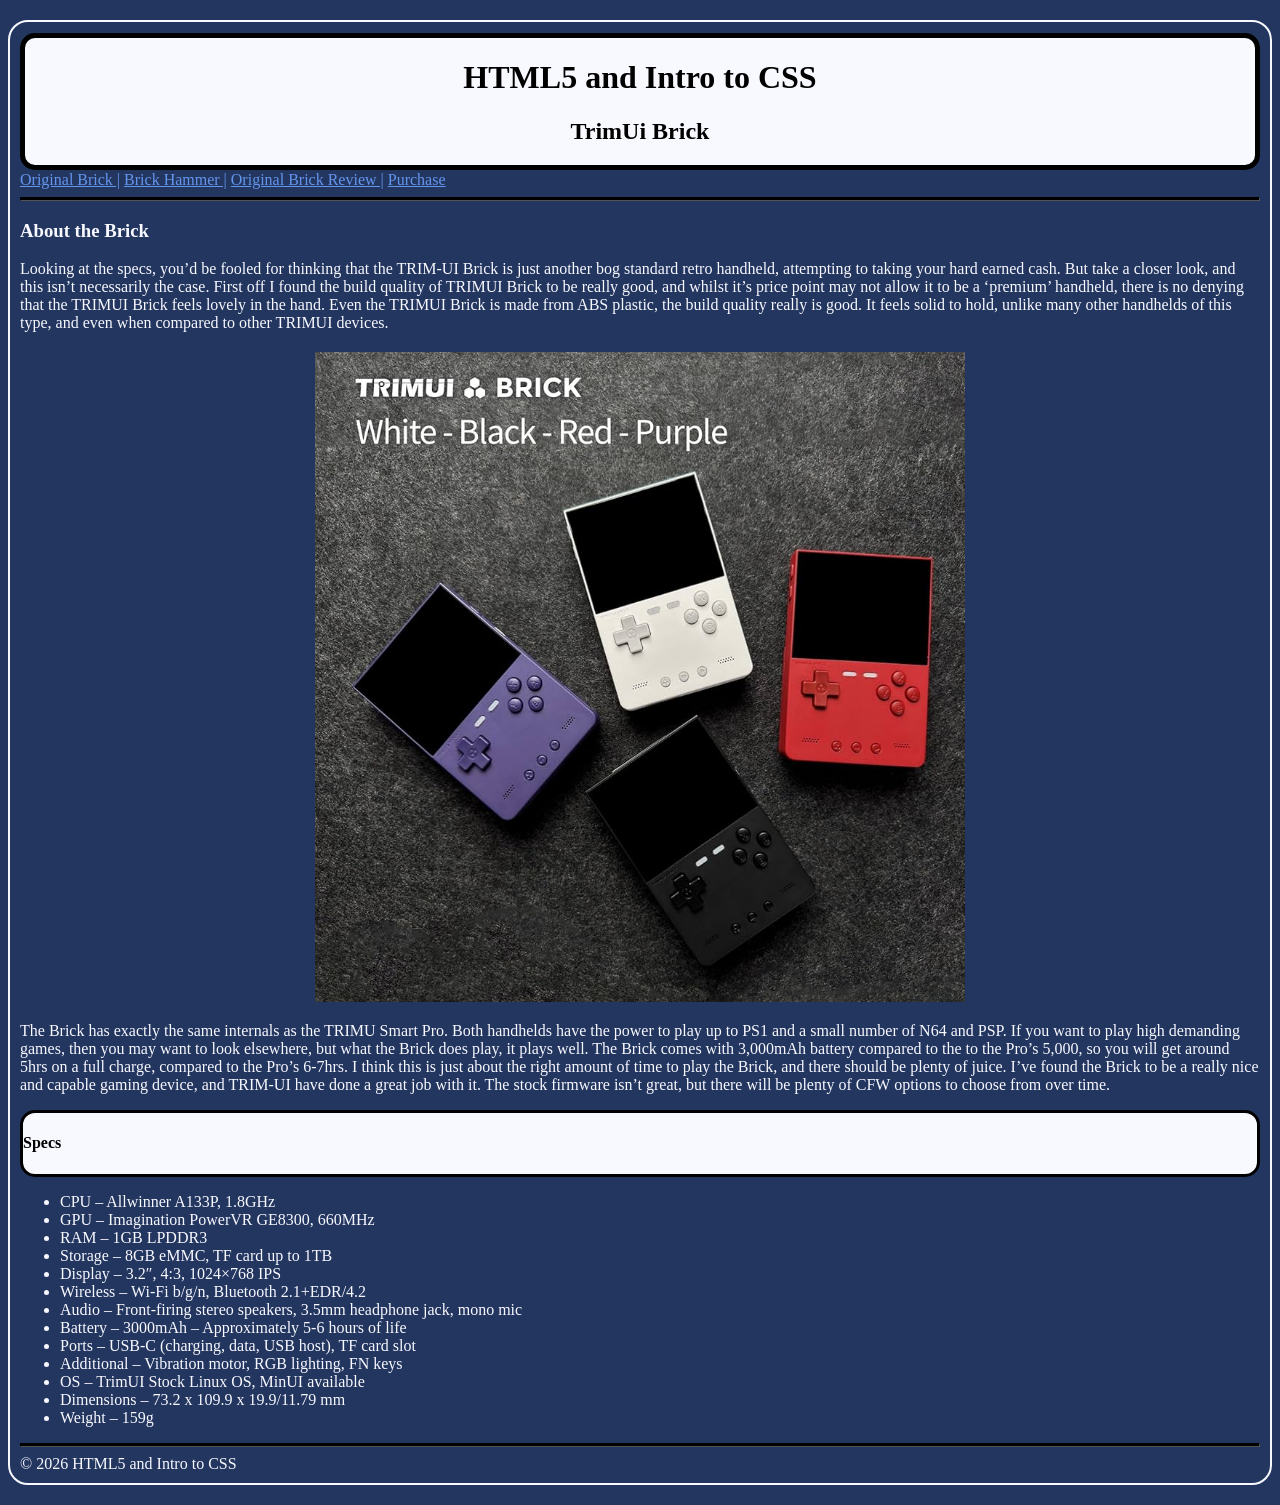
<file: html5_css/index.html>
<!DOCTYPE html>
<html lang="en">

<head>
    <meta charset="UTF-8">
    <title>HTML5 and Intro to CSS</title>
    <link rel="stylesheet" href="css/styles.css">
</head>



<body>
    <div id="container1">
    <div id="container2">
     <header>

        <h1>HTML5 and Intro to CSS</h1>
        <h2>TrimUi Brick</h2>

    </header>
    </div>
     <nav>
        <a href="index.html">Original Brick |</a>
        <a href="more.html">Brick Hammer |</a>
        <a href="https://somethingnewreviews.wordpress.com/2025/01/11/trimui-brick-review/" target="_blank">Original Brick Review |</a>
        <a href="https://trimui.net/products/trimui-brick?variant=62185852567923" target="_blank">Purchase</a>
        <hr>

     </nav>
     <main>
        <h3>About the Brick</h3>

        <p>Looking at the specs, you’d be fooled for thinking that the TRIM-UI Brick is just another bog standard retro handheld, attempting to taking your hard earned cash.
        But take a closer look, and this isn’t necessarily the case. First off I found the build quality of TRIMUI Brick to be really good, and whilst it’s price point may not allow it to be a ‘premium’ handheld, there is no denying that the TRIMUI Brick feels lovely in the hand.
        Even the TRIMUI Brick is made from ABS plastic, the build quality really is good.
        It feels solid to hold, unlike many other handhelds of this type, and even when compared to other TRIMUI devices.
        </p>
        <img src="images/TrimuiBrickColors.jpg" alt="BrickColors">

        <p>The Brick has exactly the same internals as the TRIMU Smart Pro. Both handhelds have the power to play up to PS1 and a small number of N64 and PSP.
         If you want to play high demanding games, then you may want to look elsewhere, but what the Brick does play, it plays well.
         The Brick comes with 3,000mAh battery compared to the to the Pro’s 5,000, so you will get around 5hrs on a full charge, compared to the Pro’s 6-7hrs.
         I think this is just about the right amount of time to play the Brick, and there should be plenty of juice. I’ve found the Brick to be a really nice and capable gaming device, and TRIM-UI have done a great job with it.
         The stock firmware isn’t great, but there will be plenty of CFW options to choose from over time.
        </p>

        <div id="container3">
        <h4>Specs</h4>
        </div>
        <ul>
            <li>CPU – Allwinner A133P, 1.8GHz</li>
            <li>GPU – Imagination PowerVR GE8300, 660MHz</li>
            <li>RAM – 1GB LPDDR3</li>
            <li>Storage – 8GB eMMC, TF card up to 1TB</li>
            <li>Display – 3.2″, 4:3, 1024×768 IPS</li>
            <li>Wireless – Wi-Fi b/g/n, Bluetooth 2.1+EDR/4.2</li>
            <li>Audio – Front-firing stereo speakers, 3.5mm headphone jack, mono mic</li>
            <li>Battery – 3000mAh – Approximately 5-6 hours of life</li>
            <li>Ports – USB-C (charging, data, USB host), TF card slot</li>
            <li>Additional – Vibration motor, RGB lighting, FN keys</li>
            <li>OS – TrimUI Stock Linux OS, MinUI available</li>
            <li>Dimensions – 73.2 x 109.9 x 19.9/11.79 mm</li>
            <li>Weight – 159g</li>
        </ul>

        <hr>

     </main>
     <footer>&copy; 2026 HTML5 and Intro to CSS</footer>
    </div>
</body>

</html>
</file>
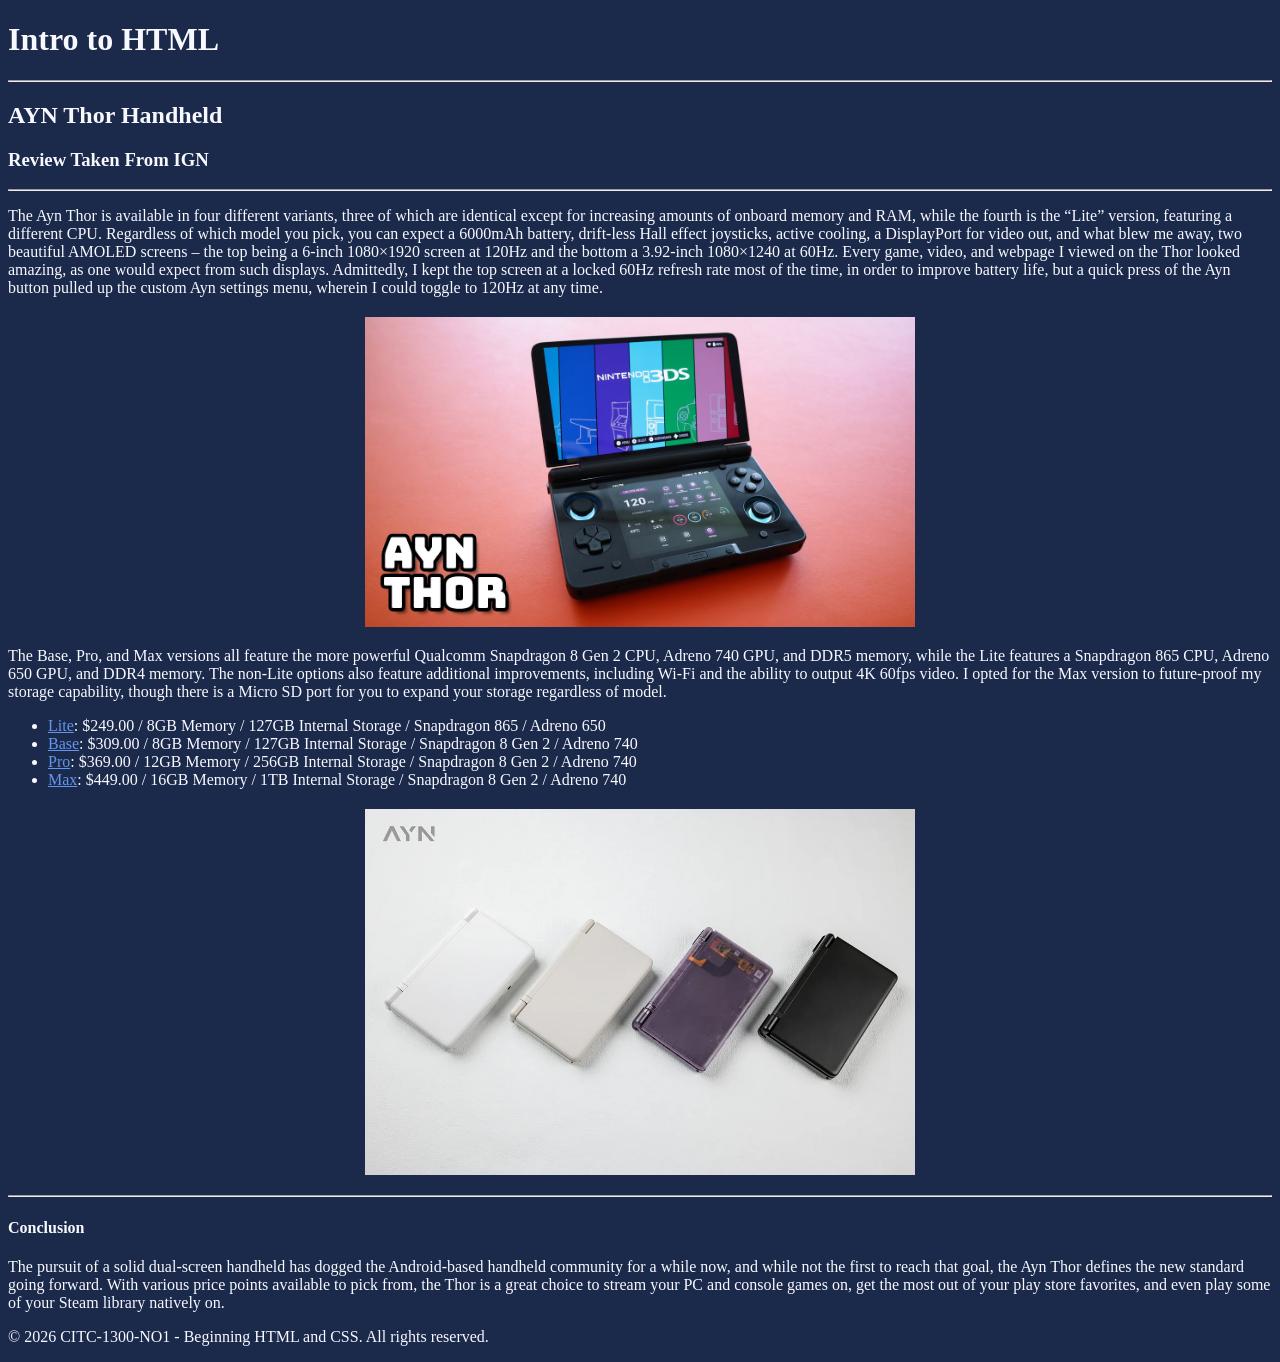
<file: Intro_html/index.html>
<!DOCTYPE html>
<html>

<head>
    <meta charset="utf-8">
    <title>Intro to HTML</title>
    <style>
        body {
            background-color:rgb(27, 42, 75);
        }

        body {
            color:ghostwhite;
        }

        a {
            color:cornflowerblue;
        }

        img {
            display:block;
            margin: 20px auto;
            width: 550px;
        }
    </style>
</head>

<body>
    <h1>Intro to HTML</h1>

    <hr>

    <h2>AYN Thor Handheld</h2>
    <h3>Review Taken From IGN</h3>

    <hr>
    
    <p>The Ayn Thor is available in four different variants, three of which are identical except for increasing amounts of onboard memory and RAM, while the fourth is the “Lite” version, featuring a different CPU.
        Regardless of which model you pick, you can expect a 6000mAh battery, drift-less Hall effect joysticks, active cooling, a DisplayPort for video out, and what blew me away, two beautiful AMOLED screens – the top being a 6-inch 1080×1920 screen at 120Hz and the bottom a 3.92-inch 1080×1240 at 60Hz.
        Every game, video, and webpage I viewed on the Thor looked amazing, as one would expect from such displays.
        Admittedly, I kept the top screen at a locked 60Hz refresh rate most of the time, in order to improve battery life, but a quick press of the Ayn button pulled up the custom Ayn settings menu, wherein I could toggle to 120Hz at any time.
    </p>

    <img src="AynThorRETROGAMECORP.jpg" alt="BlackAynThor">

    <p>The Base, Pro, and Max versions all feature the more powerful Qualcomm Snapdragon 8 Gen 2 CPU, Adreno 740 GPU, and DDR5 memory, while the Lite features a Snapdragon 865 CPU, Adreno 650 GPU, and DDR4 memory.
         The non-Lite options also feature additional improvements, including Wi-Fi and the ability to output 4K 60fps video. I opted for the Max version to future-proof my storage capability, though there is a Micro SD port for you to expand your storage regardless of model.
    </p>
    
    <ul>
        <li><a href="https://www.ayntec.com/products/ayn-thor?variant=46692546248896" target="_blank">Lite</a>: $249.00 / 8GB Memory / 127GB Internal Storage / Snapdragon 865 / Adreno 650</li>
        <li><a href="https://www.ayntec.com/products/ayn-thor?variant=46692546445504" target="_blank">Base</a>: $309.00 / 8GB Memory / 127GB Internal Storage / Snapdragon 8 Gen 2 / Adreno 740</li>
        <li><a href="https://www.ayntec.com/products/ayn-thor?variant=46692546478272" target="_blank">Pro</a>: $369.00 / 12GB Memory / 256GB Internal Storage / Snapdragon 8 Gen 2 / Adreno 740</li>
        <li><a href="https://www.ayntec.com/products/ayn-thor?variant=46692546674880" target="_blank">Max</a>: $449.00 / 16GB Memory / 1TB Internal Storage / Snapdragon 8 Gen 2 / Adreno 740</li>
    </ul>

    <img src="aynthorcolors.jpg" alt="AllColorsAynThor">

    <hr>

    <h4>Conclusion</h4>

    <p>The pursuit of a solid dual-screen handheld has dogged the Android-based handheld community for a while now, and while not the first to reach that goal, the Ayn Thor defines the new standard going forward.
       With various price points available to pick from, the Thor is a great choice to stream your PC and console games on, get the most out of your play store favorites, and even play some of your Steam library natively on.
    </p>

    <p>&copy; 2026 CITC-1300-NO1 - Beginning HTML and CSS. All rights reserved.</p>

</body>

</html>
</file>
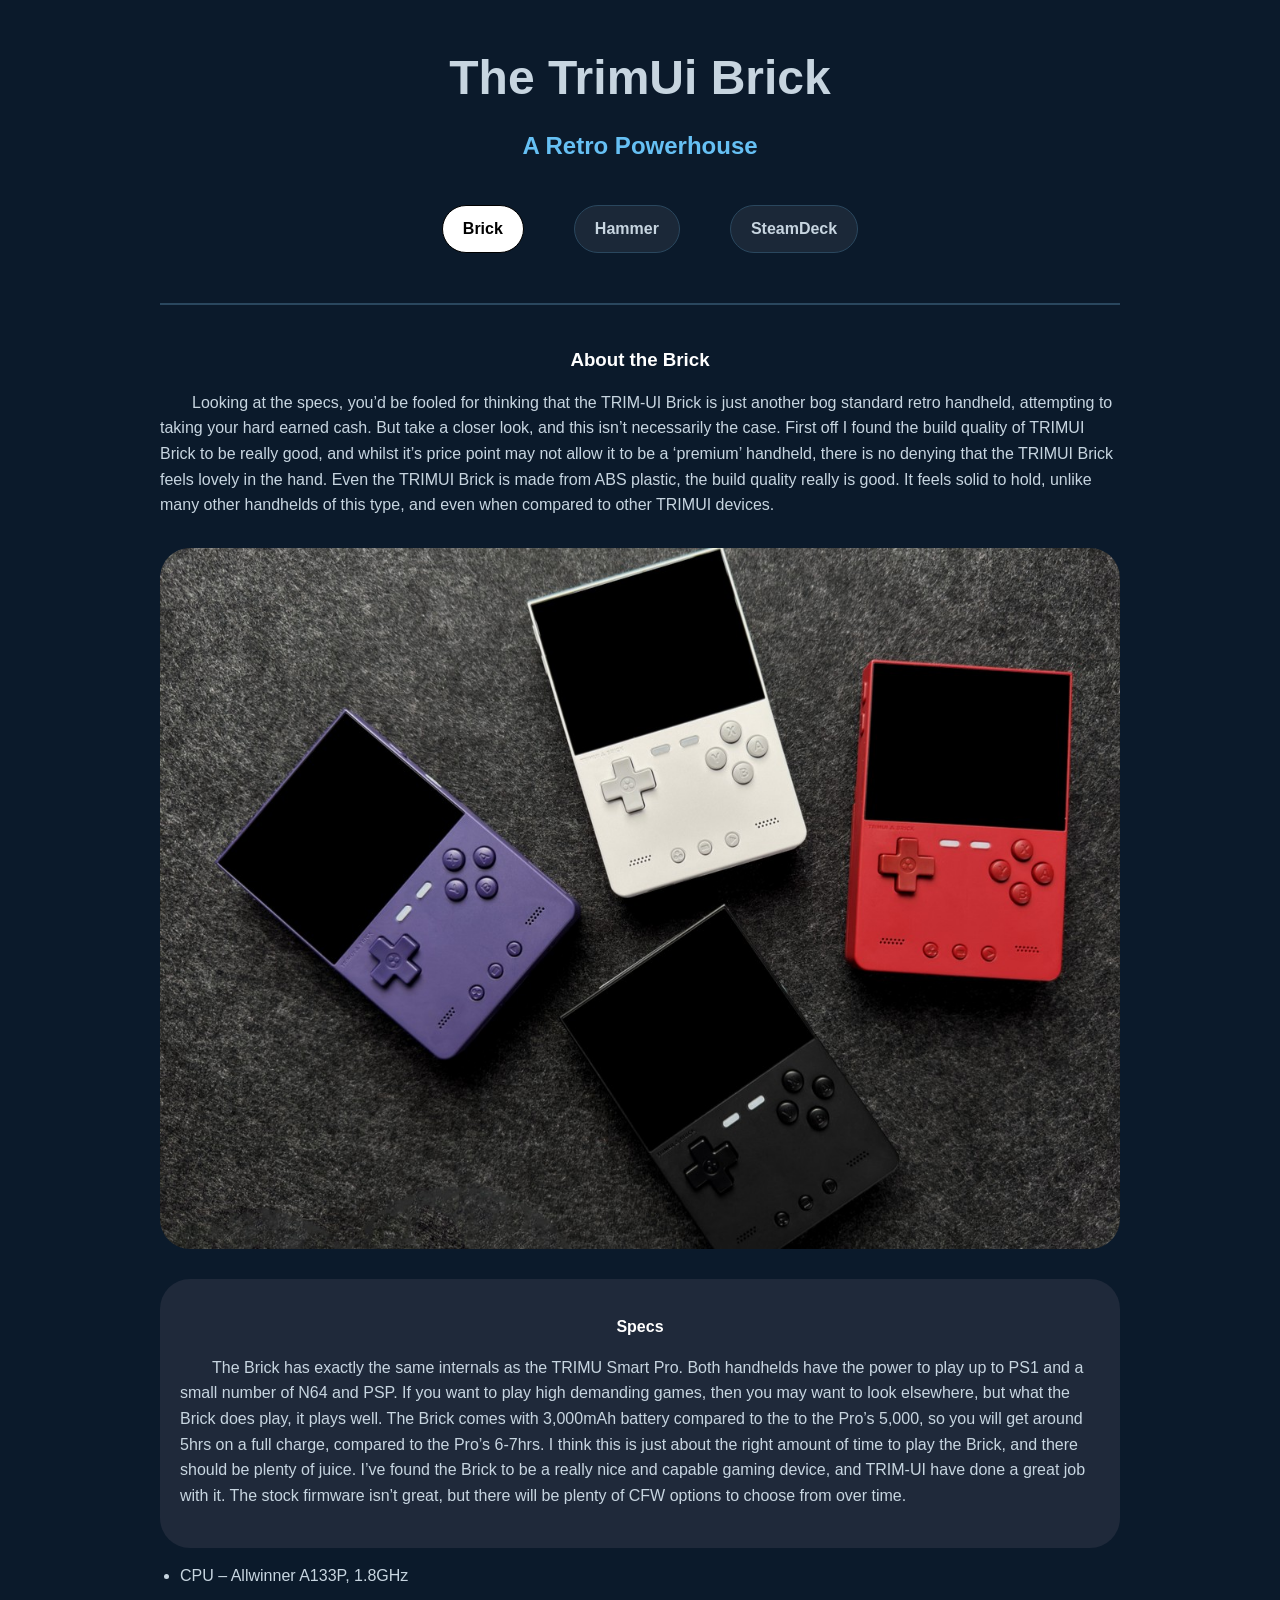
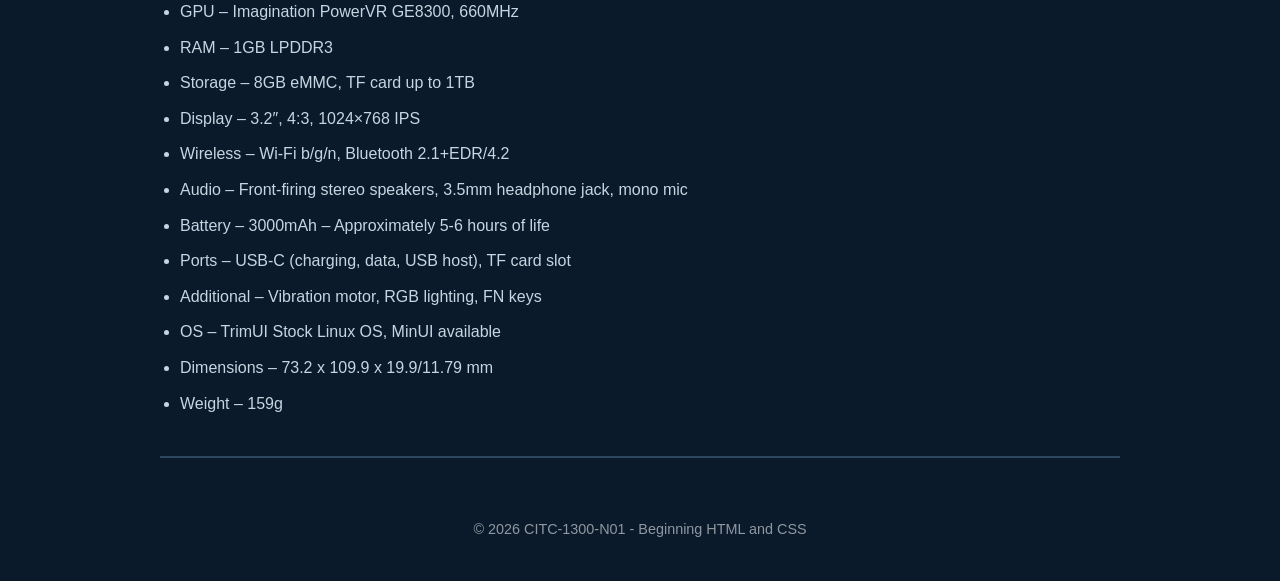
<file: advanced_css/brick.html>
<!DOCTYPE html>
<html lang="en">

<head>
    <meta charset="UTF-8">
    <title>Devices Galore | Advanced CSS</title>
    <link rel="stylesheet" href="css/styles.css">
</head>

<body>
    <div id="container1">
        <div id="container2">
            <header>
                <h1>The TrimUi Brick</h1>
                <h2>A Retro Powerhouse</h2>
            </header>
    </div>

     <nav>
        <ul>
            <li><a href="brick.html" class="brickclicked">Brick</a></li>
            <li><a href="hammer.html">Hammer</a></li>
            <li><a href="steamdeck.html">SteamDeck</a></li>
        </ul>
     </nav>

     <hr>

     <main>

        <h3>About the Brick</h3>

        <p>Looking at the specs, you’d be fooled for thinking that the TRIM-UI Brick is just another bog standard retro handheld, attempting to taking your hard earned cash.
        But take a closer look, and this isn’t necessarily the case. First off I found the build quality of TRIMUI Brick to be really good, and whilst it’s price point may not allow it to be a ‘premium’ handheld, there is no denying that the TRIMUI Brick feels lovely in the hand.
        Even the TRIMUI Brick is made from ABS plastic, the build quality really is good.
        It feels solid to hold, unlike many other handhelds of this type, and even when compared to other TRIMUI devices.
        </p>

        <img src="images/TrimuiBrickColors.jpg" alt="BrickColors">

        <div id="container3">
            <h4>Specs</h4>

        <p>The Brick has exactly the same internals as the TRIMU Smart Pro. Both handhelds have the power to play up to PS1 and a small number of N64 and PSP.
         If you want to play high demanding games, then you may want to look elsewhere, but what the Brick does play, it plays well.
         The Brick comes with 3,000mAh battery compared to the to the Pro’s 5,000, so you will get around 5hrs on a full charge, compared to the Pro’s 6-7hrs.
         I think this is just about the right amount of time to play the Brick, and there should be plenty of juice. I’ve found the Brick to be a really nice and capable gaming device, and TRIM-UI have done a great job with it.
         The stock firmware isn’t great, but there will be plenty of CFW options to choose from over time.
        </p>

        </div>

        <ul>
            <li>CPU – Allwinner A133P, 1.8GHz</li>
            <li>GPU – Imagination PowerVR GE8300, 660MHz</li>
            <li>RAM – 1GB LPDDR3</li>
            <li>Storage – 8GB eMMC, TF card up to 1TB</li>
            <li>Display – 3.2″, 4:3, 1024×768 IPS</li>
            <li>Wireless – Wi-Fi b/g/n, Bluetooth 2.1+EDR/4.2</li>
            <li>Audio – Front-firing stereo speakers, 3.5mm headphone jack, mono mic</li>
            <li>Battery – 3000mAh – Approximately 5-6 hours of life</li>
            <li>Ports – USB-C (charging, data, USB host), TF card slot</li>
            <li>Additional – Vibration motor, RGB lighting, FN keys</li>
            <li>OS – TrimUI Stock Linux OS, MinUI available</li>
            <li>Dimensions – 73.2 x 109.9 x 19.9/11.79 mm</li>
            <li>Weight – 159g</li>
        </ul>

        <hr>

     </main>
     
     <footer>&copy; 2026 CITC-1300-N01 - Beginning HTML and CSS</footer>
    </div>
</body>

</html>
</file>
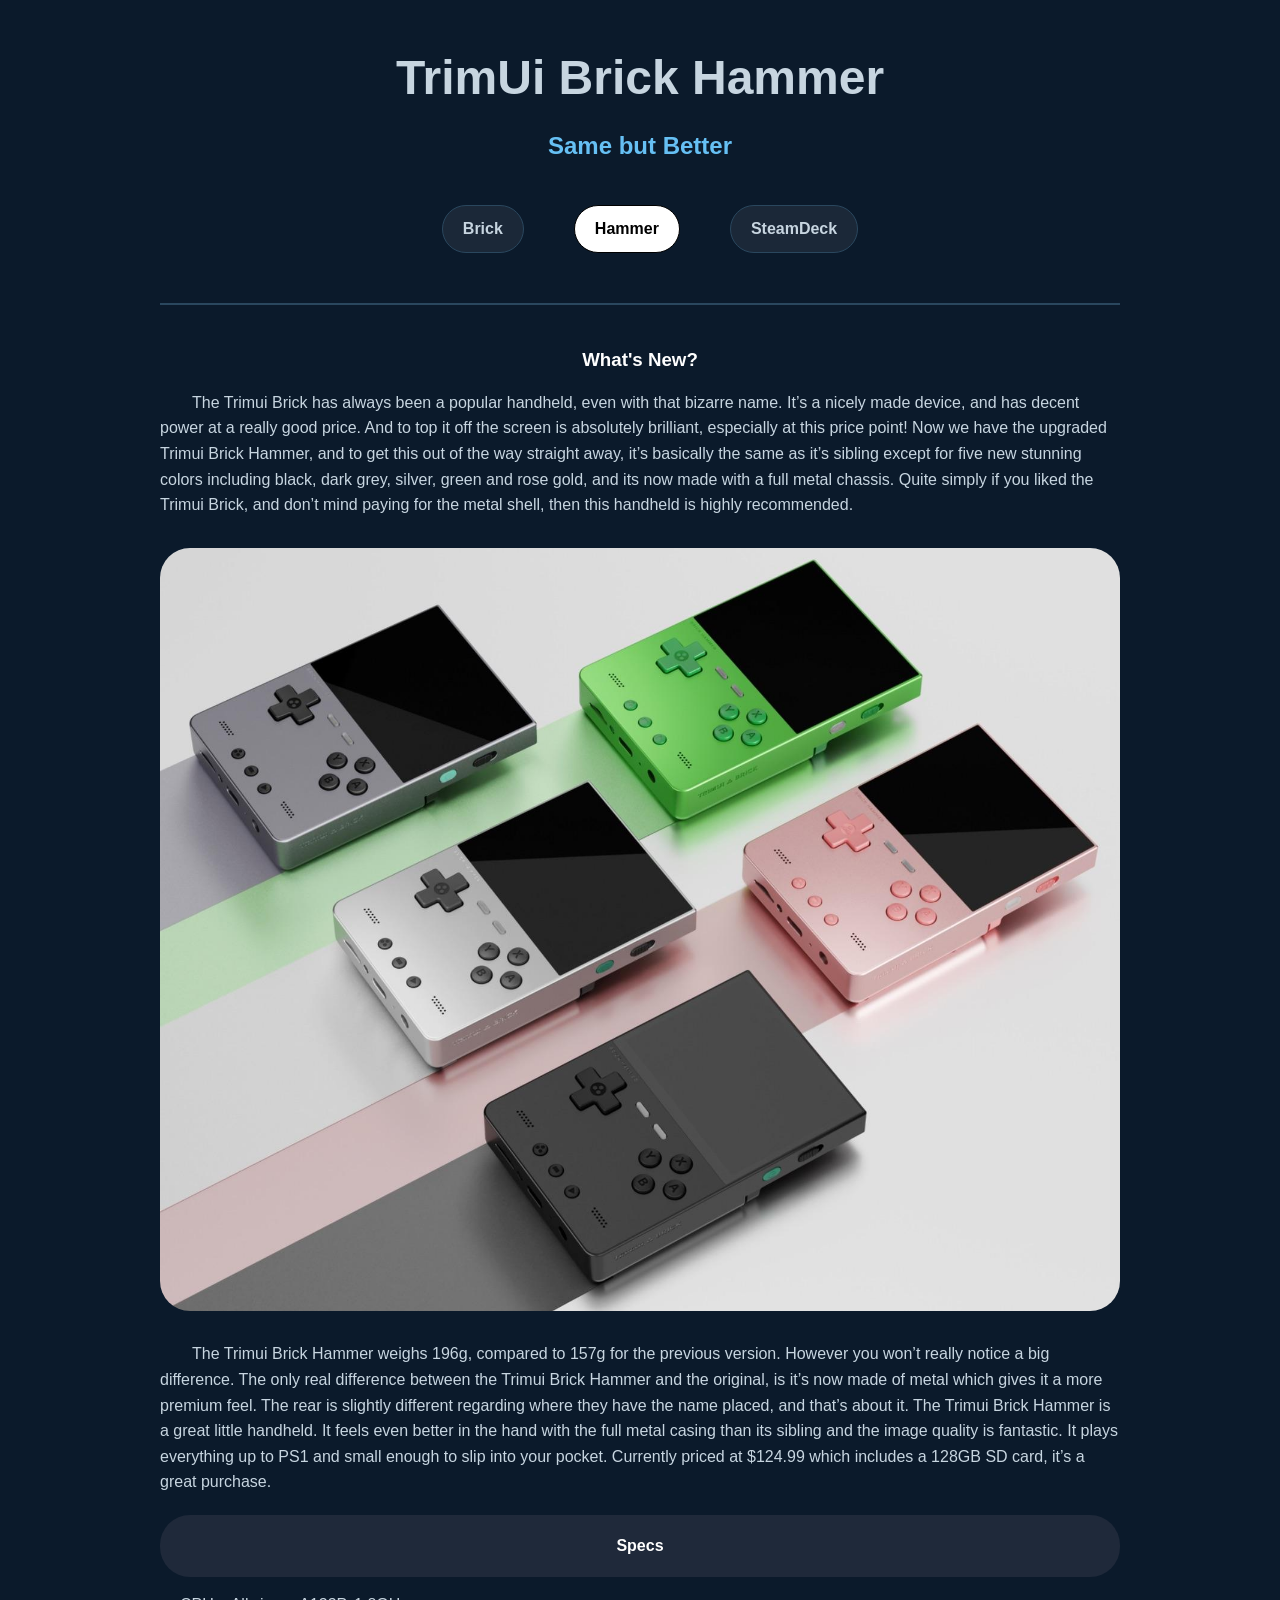
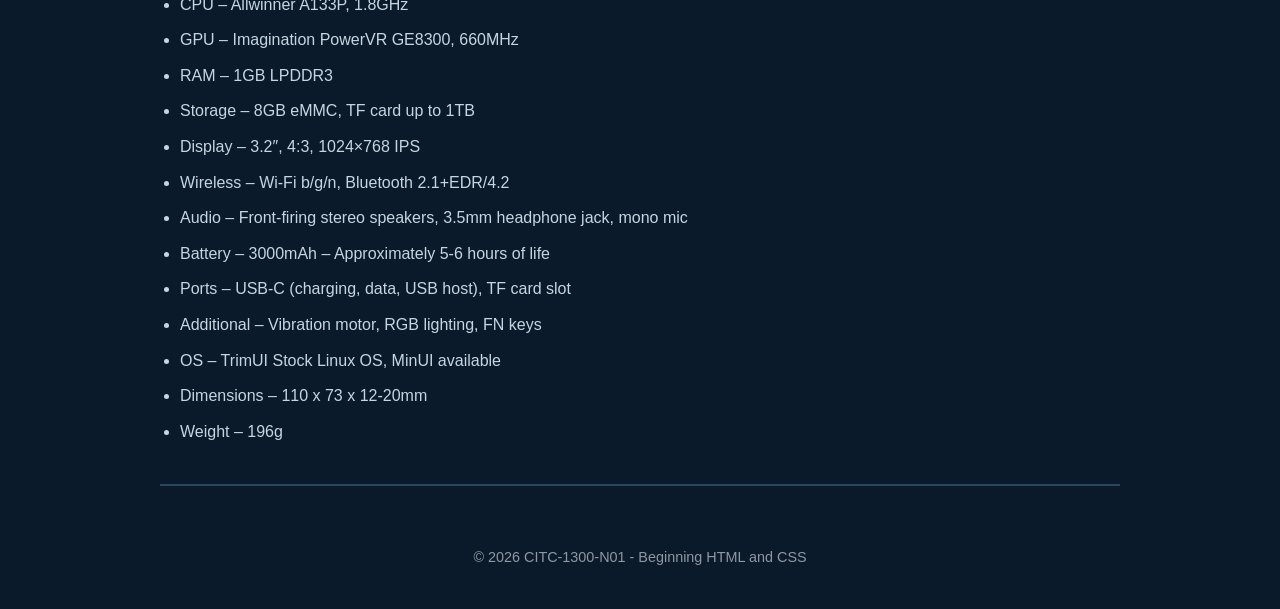
<file: advanced_css/hammer.html>
<!DOCTYPE html>
<html lang="en">

<head>
    <meta charset="UTF-8">
    <title>Devices Galore | Advanced CSS</title>
    <link rel="stylesheet" href="css/styles.css">
</head>

<body>
    <div id="container1">
        <div id="container2">
            <header>
                <h1>TrimUi Brick Hammer</h1>
                <h2>Same but Better</h2>
            </header>
    </div>

     <nav>
        <ul>
            <li><a href="brick.html">Brick</a></li>
            <li><a href="hammer.html" class="hammerclicked">Hammer</a></li>
            <li><a href="steamdeck.html">SteamDeck</a></li>
        </ul>
     </nav>

     <hr>

     <main>

        <h3>What's New?</h3>

        <p>The Trimui Brick has always been a popular handheld, even with that bizarre name.
         It’s a nicely made device, and has decent power at a really good price.
         And to top it off the screen is absolutely brilliant, especially at this price point!
         Now we have the upgraded Trimui Brick Hammer, and to get this out of the way straight away, it’s basically the same as it’s sibling except for five new stunning colors including black, dark grey, silver, green and rose gold, and its now made with a full metal chassis.
         Quite simply if you liked the Trimui Brick, and don’t mind paying for the metal shell, then this handheld is highly recommended.
        </p>

        <img src="images/BrickHammerColors.jpg" alt="HammerColors">

        <p>The Trimui Brick Hammer weighs 196g, compared to 157g for the previous version. However you won’t really notice a big difference.
         The only real difference between the Trimui Brick Hammer and the original, is it’s now made of metal which gives it a more premium feel.
         The rear is slightly different regarding where they have the name placed, and that’s about it.
         The Trimui Brick Hammer is a great little handheld. It feels even better in the hand with the full metal casing than its sibling and the image quality is fantastic.
         It plays everything up to PS1 and small enough to slip into your pocket.
         Currently priced at $124.99 which includes a 128GB SD card, it’s a great purchase.
        </p>

        <div id="container4">
            <h4>Specs</h4>
        </div>

        <ul>
            <li>CPU – Allwinner A133P, 1.8GHz</li>
            <li>GPU – Imagination PowerVR GE8300, 660MHz</li>
            <li>RAM – 1GB LPDDR3</li>
            <li>Storage – 8GB eMMC, TF card up to 1TB</li>
            <li>Display – 3.2″, 4:3, 1024×768 IPS</li>
            <li>Wireless – Wi-Fi b/g/n, Bluetooth 2.1+EDR/4.2</li>
            <li>Audio – Front-firing stereo speakers, 3.5mm headphone jack, mono mic</li>
            <li>Battery – 3000mAh – Approximately 5-6 hours of life</li>
            <li>Ports – USB-C (charging, data, USB host), TF card slot</li>
            <li>Additional – Vibration motor, RGB lighting, FN keys</li>
            <li>OS – TrimUI Stock Linux OS, MinUI available</li>
            <li>Dimensions – 110 x 73 x 12-20mm</li>
            <li>Weight – 196g</li>
        </ul>

        <hr>

     </main>

        <footer>&copy; 2026 CITC-1300-N01 - Beginning HTML and CSS</footer>
    </div>
</body>

</html>
</file>
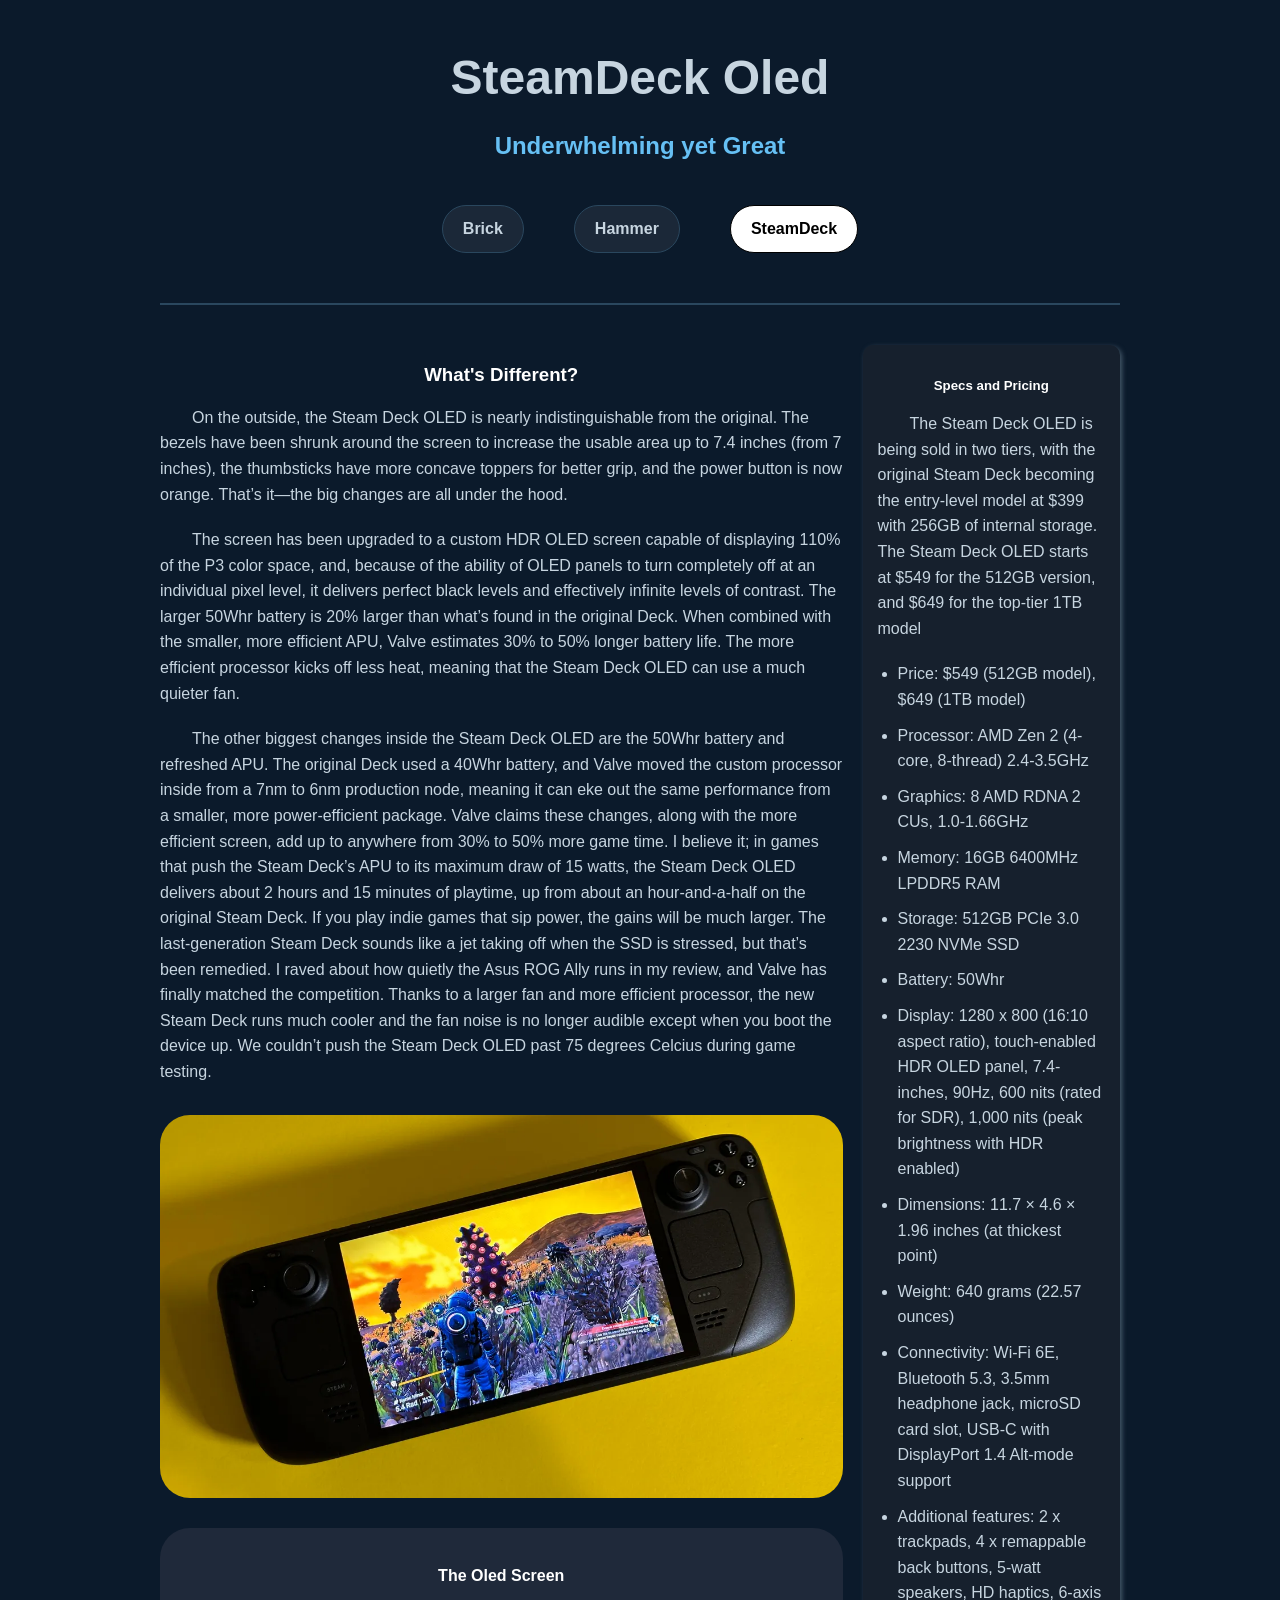
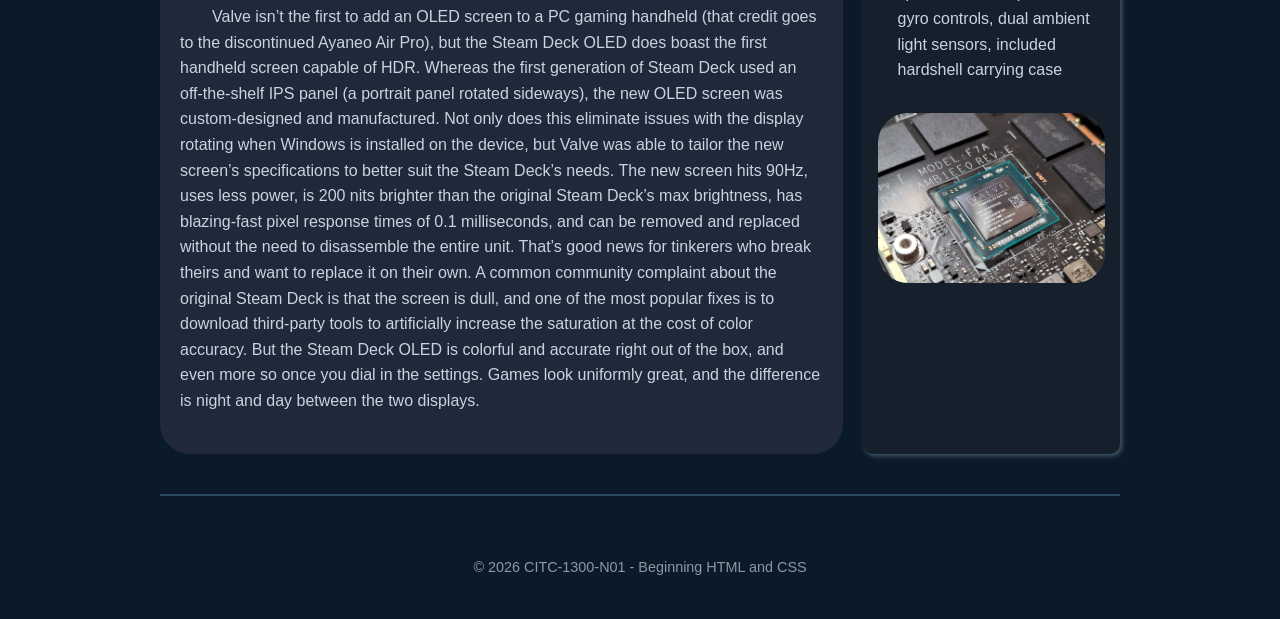
<file: advanced_css/steamdeck.html>
<!DOCTYPE html>
<html lang="en">

<head>
    <meta charset="UTF-8">
    <title>Devices Galore | Advanced CSS</title>
    <link rel="stylesheet" href="css/styles.css">
</head>

<body>
    <div id="container1">
        <div id="container2">
            <header>
                <h1>SteamDeck Oled</h1>
                <h2>Underwhelming yet Great</h2>
            </header>
        </div>

        <nav>
            <ul>
                <li><a href="brick.html">Brick</a></li>
                <li><a href="hammer.html">Hammer</a></li>
                <li><a href="steamdeck.html" class="steamdeckclicked">SteamDeck</a></li>
            </ul>
        </nav>

        <hr>

        <main class="steam_deck">
        
            <section>

                <h3>What's Different?</h3>

                <p class="highlight">
                    On the outside, the Steam Deck OLED is nearly indistinguishable from the original.
                    The bezels have been shrunk around the screen to increase the usable area up to 7.4 inches (from 7 inches),
                    the thumbsticks have more concave toppers for better grip, and the power button is now orange.
                    That’s it—the big changes are all under the hood.
                </p>

                <p>
                    The screen has been upgraded to a custom HDR OLED screen capable of displaying 110% of the P3 color space,
                    and, because of the ability of OLED panels to turn completely off at an individual pixel level,
                    it delivers perfect black levels and effectively infinite levels of contrast.

                    The larger 50Whr battery is 20% larger than what’s found in the original Deck.
                    When combined with the smaller, more efficient APU, Valve estimates 30% to 50% longer battery life.
                    The more efficient processor kicks off less heat, meaning that the Steam Deck OLED can use a much quieter fan.
                </p>

                <p>The other biggest changes inside the Steam Deck OLED are the 50Whr battery and refreshed APU.
                   The original Deck used a 40Whr battery, and Valve moved the custom processor inside from a 7nm to 6nm production node, meaning it can eke out the same performance from a smaller, more power-efficient package.
                   Valve claims these changes, along with the more efficient screen, add up to anywhere from 30% to 50% more game time.
                   I believe it; in games that push the Steam Deck’s APU to its maximum draw of 15 watts, the Steam Deck OLED delivers about 2 hours and 15 minutes of playtime, up from about an hour-and-a-half on the original Steam Deck.
                   If you play indie games that sip power, the gains will be much larger.
                   The last-generation Steam Deck sounds like a jet taking off when the SSD is stressed, but that’s been remedied.
                   I raved about how quietly the Asus ROG Ally runs in my review, and Valve has finally matched the competition.
                   Thanks to a larger fan and more efficient processor, the new Steam Deck runs much cooler and the fan noise is no longer audible except when you boot the device up.
                   We couldn’t push the Steam Deck OLED past 75 degrees Celcius during game testing.
                </p>

                <img class="featured-image" src="images/steamdeckoled.jpg" alt="SDoled">

                <div id="container3">
                    <h4>The Oled Screen</h4>

                    <p>
                        Valve isn’t the first to add an OLED screen to a PC gaming handheld (that credit goes to the discontinued Ayaneo Air Pro), but the Steam Deck OLED does boast the first handheld screen capable of HDR.
                        
                        Whereas the first generation of Steam Deck used an off-the-shelf IPS panel (a portrait panel rotated sideways), the new OLED screen was custom-designed and manufactured.
                        Not only does this eliminate issues with the display rotating when Windows is installed on the device, but Valve was able to tailor the new screen’s specifications to better suit the Steam Deck’s needs.
                    
                        The new screen hits 90Hz, uses less power, is 200 nits brighter than the original Steam Deck’s max brightness, has blazing-fast pixel response times of 0.1 milliseconds, and can be removed and replaced without the need to disassemble the entire unit.
                        That’s good news for tinkerers who break theirs and want to replace it on their own.
                    
                        A common community complaint about the original Steam Deck is that the screen is dull, and one of the most popular fixes is to download third-party tools to artificially increase the saturation at the cost of color accuracy.
                        But the Steam Deck OLED is colorful and accurate right out of the box, and even more so once you dial in the settings.
                    
                        Games look uniformly great, and the difference is night and day between the two displays.
                    </p>
                </div>

            </section>
        
            <aside>
                <h5>Specs and Pricing</h5>

                <p>The Steam Deck OLED is being sold in two tiers, with the original Steam Deck becoming the entry-level model at $399 with 256GB of internal storage.
                   The Steam Deck OLED starts at $549 for the 512GB version, and $649 for the top-tier 1TB model
                </p>

                <ul>
                    <li>Price: $549 (512GB model), $649 (1TB model)</li>
                    <li>Processor: AMD Zen 2 (4-core, 8-thread) 2.4-3.5GHz</li>
                    <li>Graphics: 8 AMD RDNA 2 CUs, 1.0-1.66GHz</li>
                    <li>Memory: 16GB 6400MHz LPDDR5 RAM</li>
                    <li>Storage: 512GB PCIe 3.0 2230 NVMe SSD</li>
                    <li>Battery: 50Whr</li>
                    <li>Display: 1280 x 800 (16:10 aspect ratio), touch-enabled HDR OLED panel, 7.4-inches, 90Hz, 600 nits (rated for SDR), 1,000 nits (peak brightness with HDR enabled)</li>
                    <li>Dimensions: 11.7 × 4.6 × 1.96 inches (at thickest point)</li>
                    <li>Weight: 640 grams (22.57 ounces)</li>
                    <li>Connectivity: Wi-Fi 6E, Bluetooth 5.3, 3.5mm headphone jack, microSD card slot, USB-C with DisplayPort 1.4 Alt-mode support</li>
                    <li>Additional features: 2 x trackpads, 4 x remappable back buttons, 5-watt speakers, HD haptics, 6-axis gyro controls, dual ambient light sensors, included hardshell carrying case</li>
                </ul>
                <img class="featured-image" src="images/sdinternals.jpg" alt="SD">
            </aside>

        </main>

        <hr>

        <footer>&copy; 2026 CITC-1300-N01 - Beginning HTML and CSS</footer>
    </div>
</body>

</html>
</file>
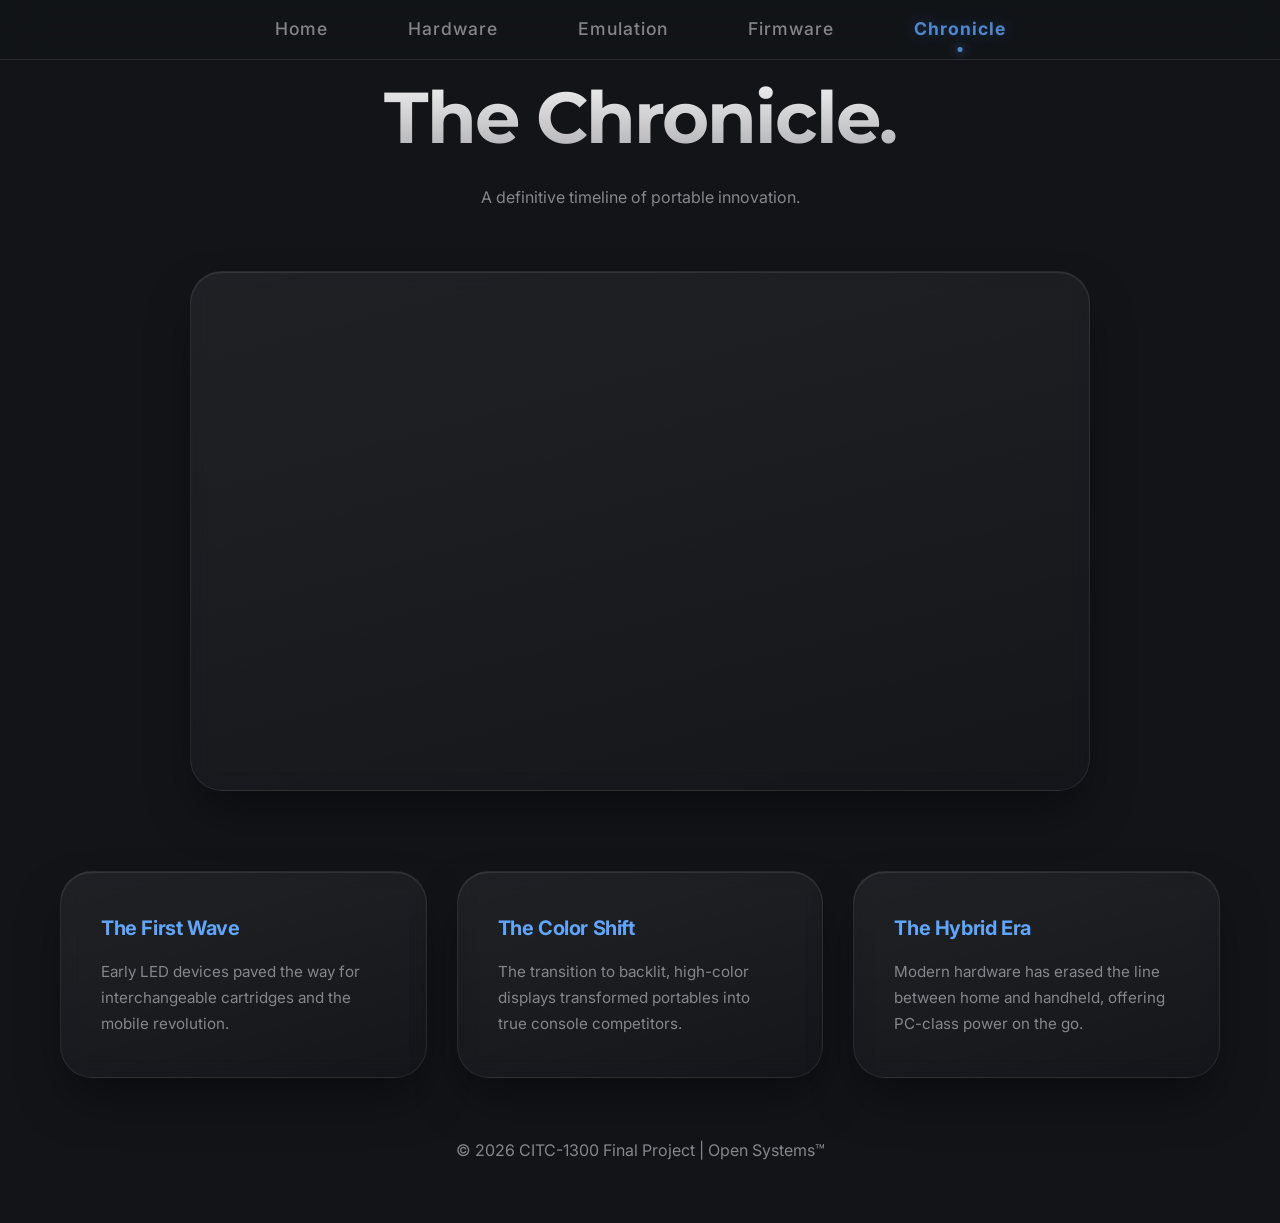
<file: FINAL_PROJECT/media.html>
<!DOCTYPE html>
<html lang="en">
<head>
    <meta charset="UTF-8">
    <meta name="viewport" content="width=device-width, initial-scale=1.0">
    <title>Chronicle | The Timeline</title>
    <link rel="stylesheet" href="styles/styles.css">
    <link rel="icon" type="image/x-icon" href="images/favicon.ico">
</head>
<body>
    <nav>
    <div class="nav-container">
        <input type="checkbox" id="menu-toggle">
        
        <label for="menu-toggle" class="hamburger">
            <span></span>
            <span></span>
            <span></span>
        </label>

        <label for="menu-toggle" class="menu-overlay"></label>

        <ul class="nav-menu">
            <li><a href="index.html">Home</a></li>
            <li><a href="hardware.html">Hardware</a></li>
            <li><a href="emulation.html">Emulation</a></li>
            <li><a href="firmware.html">Firmware</a></li>
            <li><a href="media.html" class="active">Chronicle</a></li>
        </ul>
        </div>
    </nav>

    <main class="container">
        <header style="text-align: center; margin-bottom: 60px;">
            <h1>The Chronicle.</h1>
            <p style="color: var(--text-dim);">A definitive timeline of portable innovation.</p>
        </header>

        <div style="text-align: center; margin-bottom: 80px;">
            <div class="static-card" style="padding: 15px; max-width: 900px; margin: 0 auto;">
                <div style="position: relative; padding-bottom: 56.25%; height: 0;">
                    <iframe 
                        style="position: absolute; top: 0; left: 0; width: 100%; height: 100%; border: none; border-radius: 20px;" 
                        src="https://www.youtube.com/embed/T4OXQsnpuqw" 
                        title="History of Handhelds" 
                        allowfullscreen>
                    </iframe>
                </div>
            </div>
        </div>

        <div class="grid-3">
            <div class="static-card">
                <h2 style="color: #60a5fa;">The First Wave</h2>
                <p>Early LED devices paved the way for interchangeable cartridges and the mobile revolution.</p>
            </div>
            <div class="static-card">
                <h2 style="color: #60a5fa;">The Color Shift</h2>
                <p>The transition to backlit, high-color displays transformed portables into true console competitors.</p>
            </div>
            <div class="static-card">
                <h2 style="color: #60a5fa;">The Hybrid Era</h2>
                <p>Modern hardware has erased the line between home and handheld, offering PC-class power on the go.</p>
            </div>
        </div>
    </main>

    <footer style="text-align: center; padding: 60px; color: var(--text-dim);">
        &copy; 2026 CITC-1300 Final Project | Open Systems&trade;
    </footer>

</body>
</html>
</file>
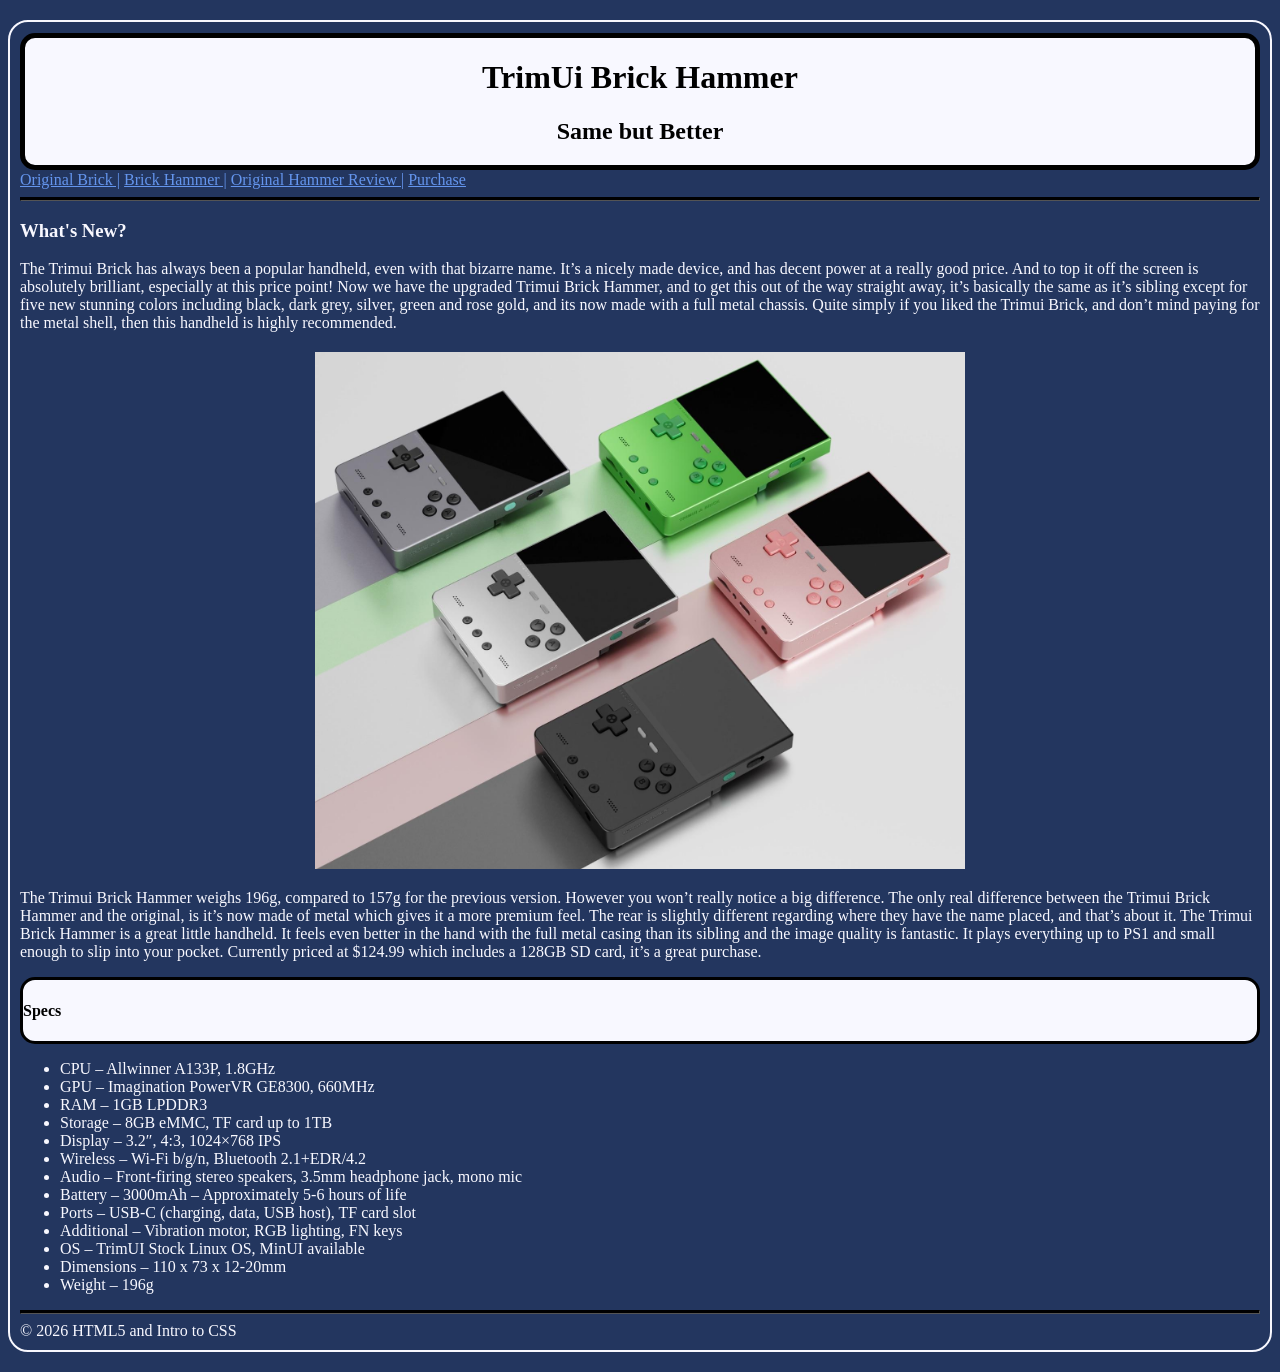
<file: html5_css/more.html>
<!DOCTYPE html>
<html lang="en">

<head>
    <meta charset="UTF-8">
    <title>HTML5 and Intro to CSS</title>
    <link rel="stylesheet" href="css/styles.css">
</head>



<body>
    <div id="container1">
    <div id="container2">
     <header>

        <h1>TrimUi Brick Hammer</h1>
        <h2>Same but Better</h2>

    </header>
    </div>
     <nav>
        <a href="index.html">Original Brick |</a>
        <a href="more.html">Brick Hammer |</a>
        <a href="https://somethingnewreviews.wordpress.com/2025/10/18/trimui-brick-hammer-more-of-the-same-but-better/" target="_blank">Original Hammer Review |</a>
        <a href="https://trimui.net/products/trimui-brick?variant=62185852567923" target="_blank">Purchase</a>
        <hr>

     </nav>
     <main>
        <h3>What's New?</h3>

        <p>The Trimui Brick has always been a popular handheld, even with that bizarre name.
         It’s a nicely made device, and has decent power at a really good price.
         And to top it off the screen is absolutely brilliant, especially at this price point!
         Now we have the upgraded Trimui Brick Hammer, and to get this out of the way straight away, it’s basically the same as it’s sibling except for five new stunning colors including black, dark grey, silver, green and rose gold, and its now made with a full metal chassis.
         Quite simply if you liked the Trimui Brick, and don’t mind paying for the metal shell, then this handheld is highly recommended.
        </p>
        <img src="images/BrickHammerColors.jpg" alt="HammerColors">

        <p>The Trimui Brick Hammer weighs 196g, compared to 157g for the previous version. However you won’t really notice a big difference.
         The only real difference between the Trimui Brick Hammer and the original, is it’s now made of metal which gives it a more premium feel.
         The rear is slightly different regarding where they have the name placed, and that’s about it.
         The Trimui Brick Hammer is a great little handheld. It feels even better in the hand with the full metal casing than its sibling and the image quality is fantastic.
         It plays everything up to PS1 and small enough to slip into your pocket.
         Currently priced at $124.99 which includes a 128GB SD card, it’s a great purchase.
        </p>

        <div id="container3">
        <h4>Specs</h4>
        </div>
        <ul>
            <li>CPU – Allwinner A133P, 1.8GHz</li>
            <li>GPU – Imagination PowerVR GE8300, 660MHz</li>
            <li>RAM – 1GB LPDDR3</li>
            <li>Storage – 8GB eMMC, TF card up to 1TB</li>
            <li>Display – 3.2″, 4:3, 1024×768 IPS</li>
            <li>Wireless – Wi-Fi b/g/n, Bluetooth 2.1+EDR/4.2</li>
            <li>Audio – Front-firing stereo speakers, 3.5mm headphone jack, mono mic</li>
            <li>Battery – 3000mAh – Approximately 5-6 hours of life</li>
            <li>Ports – USB-C (charging, data, USB host), TF card slot</li>
            <li>Additional – Vibration motor, RGB lighting, FN keys</li>
            <li>OS – TrimUI Stock Linux OS, MinUI available</li>
            <li>Dimensions – 110 x 73 x 12-20mm</li>
            <li>Weight – 196g</li>
        </ul>

        <hr>

     </main>
     <footer>&copy; 2026 HTML5 and Intro to CSS</footer>
    </div>
</body>

</html>
</file>
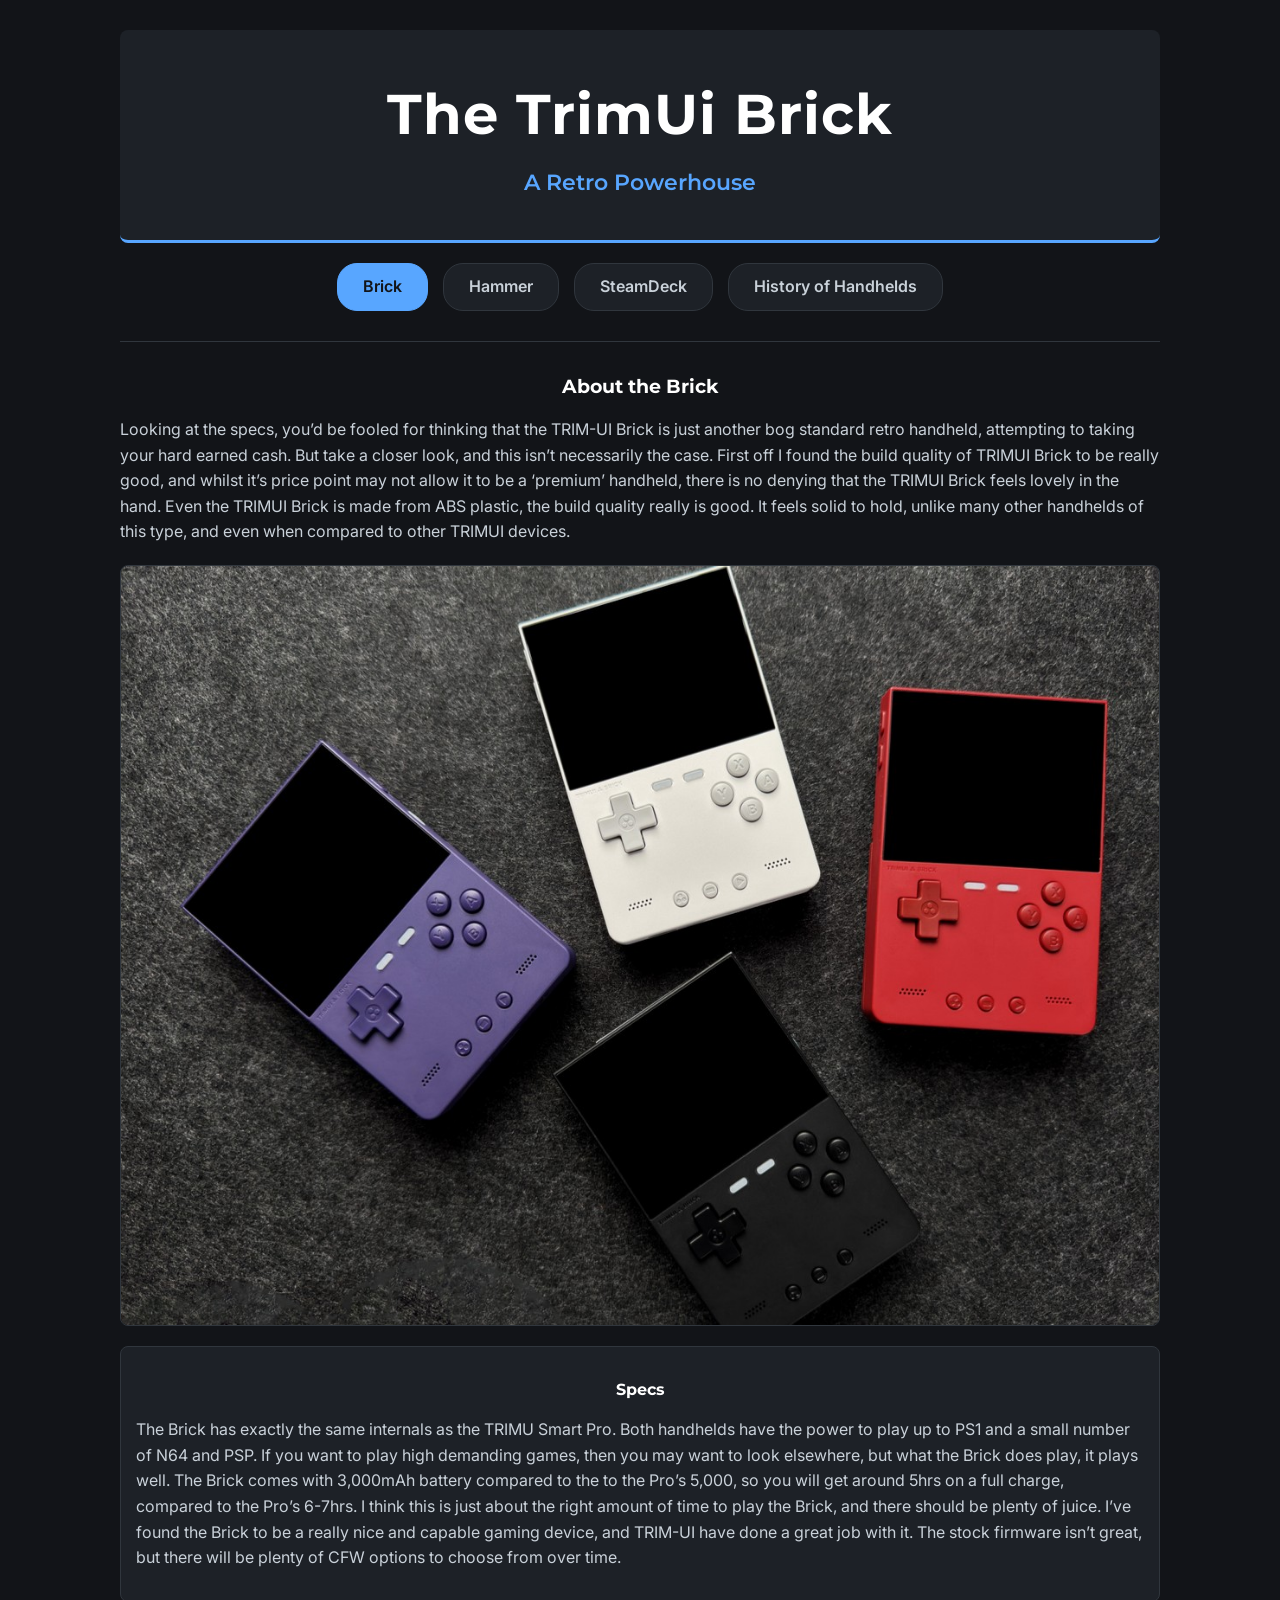
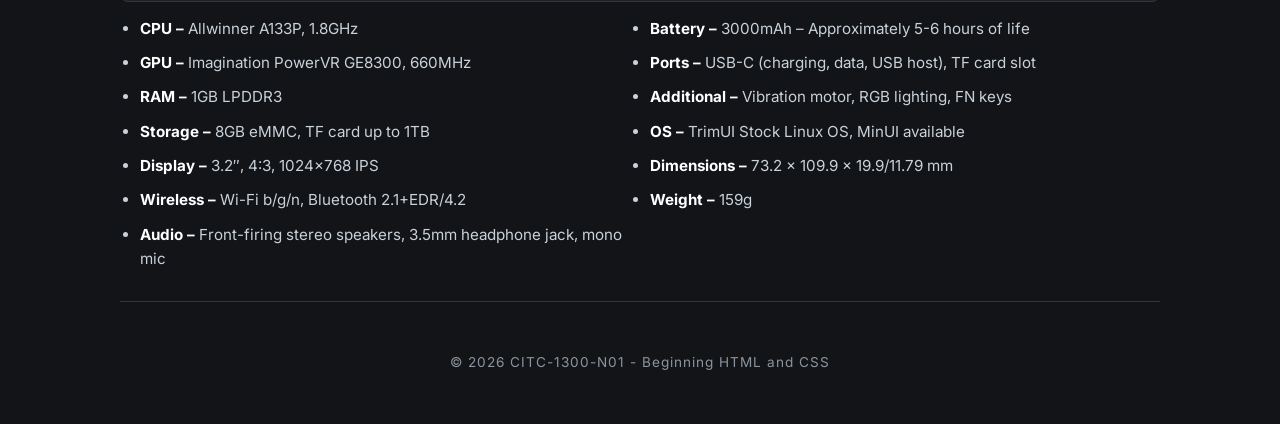
<file: responsive/brick.html>
<!DOCTYPE html>
<html lang="en">

<head>
    <meta charset="UTF-8">
    <meta name="viewport" content="width=device-width, initial-scale=1.0">
    <title>Devices Galore | Advanced CSS</title>
    <link rel="stylesheet" href="css/styles.css">
</head>

<body>
    <div id="container1">
        <div id="container2">
            <header>
                <h1>The TrimUi Brick</h1>
                <h2>A Retro Powerhouse</h2>
            </header>
    </div>

     <nav>
        <ul>
            <li><a href="brick.html" class="brickclicked">Brick</a></li>
            <li><a href="hammer.html">Hammer</a></li>
            <li><a href="steamdeck.html">SteamDeck</a></li>
            <li><a href="history.html">History of Handhelds</a></li>
        </ul>
     </nav>

     <hr>

     <main>

        <h3>About the Brick</h3>

        <p>Looking at the specs, you’d be fooled for thinking that the TRIM-UI Brick is just another bog standard retro handheld, attempting to taking your hard earned cash.
        But take a closer look, and this isn’t necessarily the case. First off I found the build quality of TRIMUI Brick to be really good, and whilst it’s price point may not allow it to be a ‘premium’ handheld, there is no denying that the TRIMUI Brick feels lovely in the hand.
        Even the TRIMUI Brick is made from ABS plastic, the build quality really is good.
        It feels solid to hold, unlike many other handhelds of this type, and even when compared to other TRIMUI devices.
        </p>

        <img src="images/TrimuiBrickColors.jpg" alt="BrickColors">

        <div id="container3">
            <h4>Specs</h4>

        <p>The Brick has exactly the same internals as the TRIMU Smart Pro. Both handhelds have the power to play up to PS1 and a small number of N64 and PSP.
         If you want to play high demanding games, then you may want to look elsewhere, but what the Brick does play, it plays well.
         The Brick comes with 3,000mAh battery compared to the to the Pro’s 5,000, so you will get around 5hrs on a full charge, compared to the Pro’s 6-7hrs.
         I think this is just about the right amount of time to play the Brick, and there should be plenty of juice. I’ve found the Brick to be a really nice and capable gaming device, and TRIM-UI have done a great job with it.
         The stock firmware isn’t great, but there will be plenty of CFW options to choose from over time.
        </p>

        </div>

        <ul>
            <li><strong>CPU –</strong> Allwinner A133P, 1.8GHz</li>
            <li><strong>GPU –</strong> Imagination PowerVR GE8300, 660MHz</li>
            <li><strong>RAM –</strong> 1GB LPDDR3</li>
            <li><strong>Storage –</strong> 8GB eMMC, TF card up to 1TB</li>
            <li><strong>Display –</strong> 3.2″, 4:3, 1024×768 IPS</li>
            <li><strong>Wireless –</strong> Wi-Fi b/g/n, Bluetooth 2.1+EDR/4.2</li>
            <li><strong>Audio –</strong> Front-firing stereo speakers, 3.5mm headphone jack, mono mic</li>
            <li><strong>Battery –</strong> 3000mAh – Approximately 5-6 hours of life</li>
            <li><strong>Ports –</strong> USB-C (charging, data, USB host), TF card slot</li>
            <li><strong>Additional –</strong> Vibration motor, RGB lighting, FN keys</li>
            <li><strong>OS –</strong> TrimUI Stock Linux OS, MinUI available</li>
            <li><strong>Dimensions –</strong> 73.2 x 109.9 x 19.9/11.79 mm</li>
            <li><strong>Weight –</strong> 159g</li>
        </ul>

        <hr>

     </main>
     
     <footer>&copy; 2026 CITC-1300-N01 - Beginning HTML and CSS</footer>
    </div>
</body>

</html>
</file>
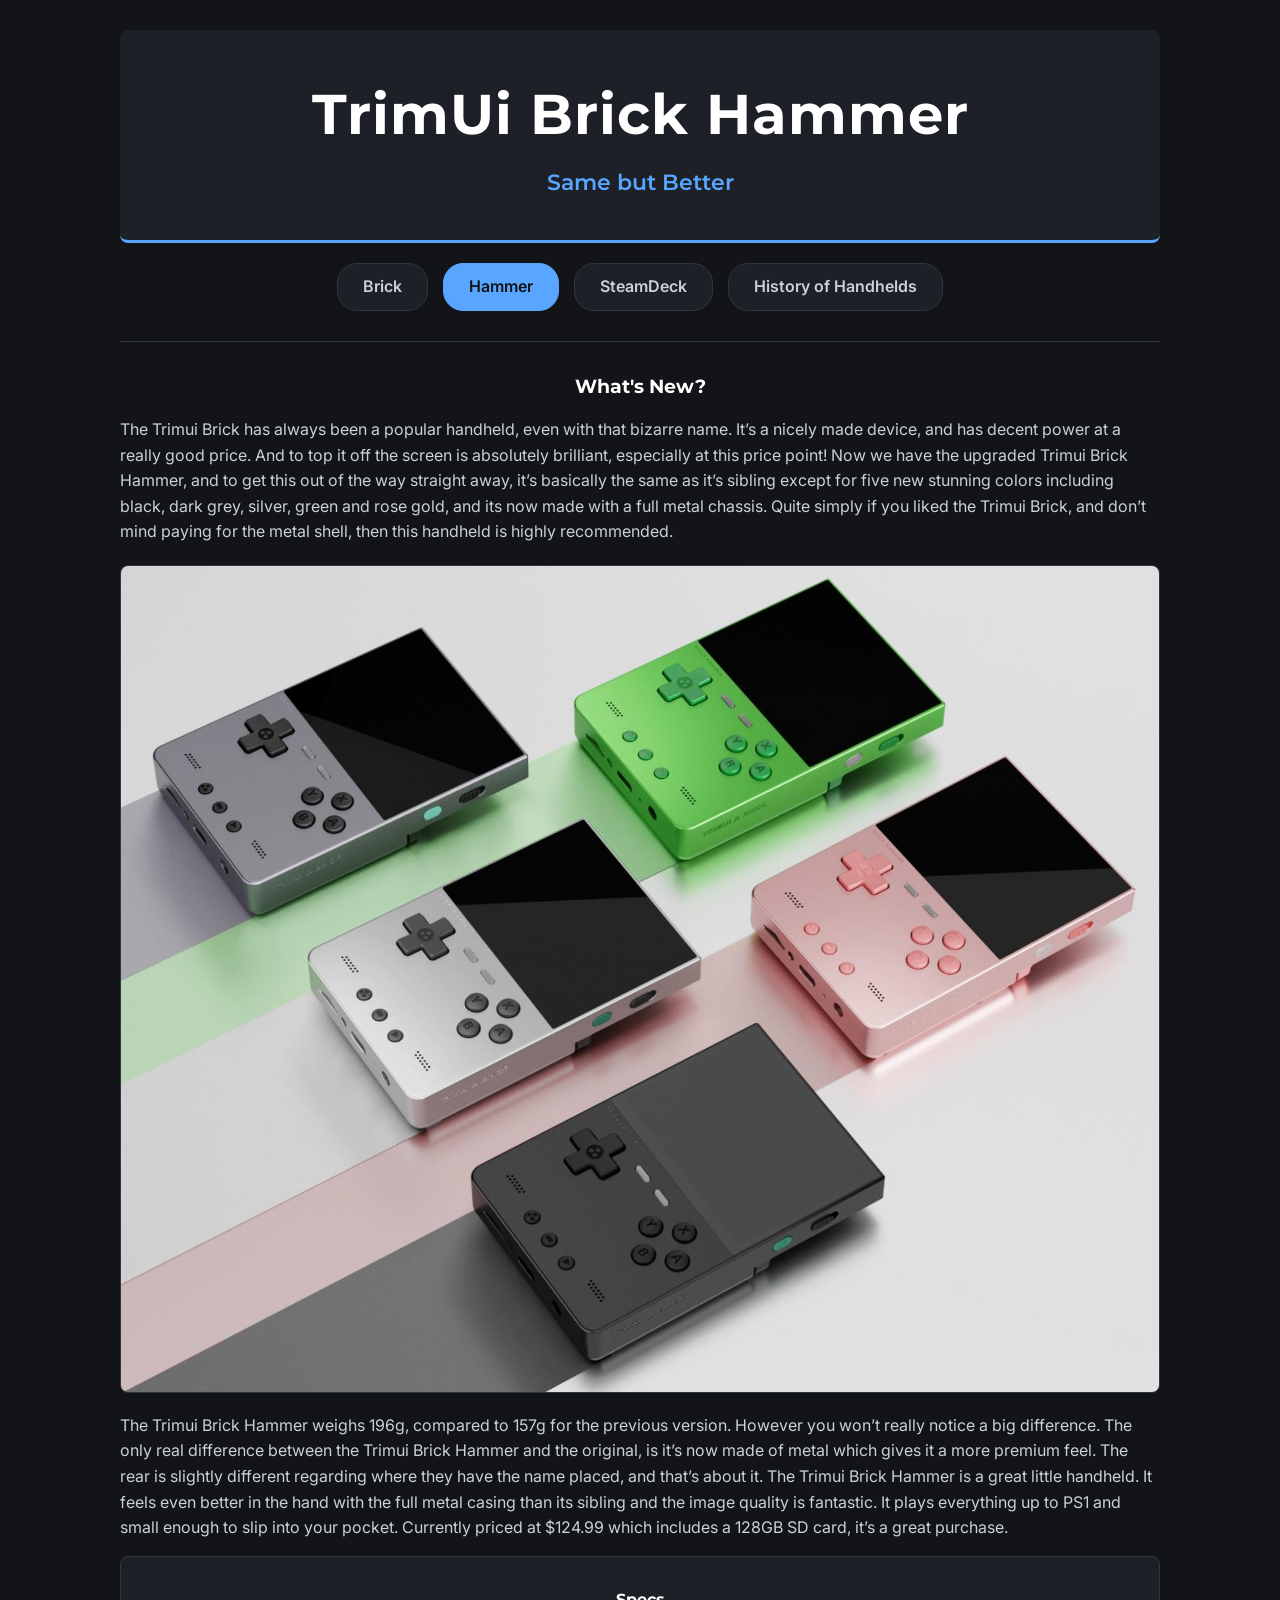
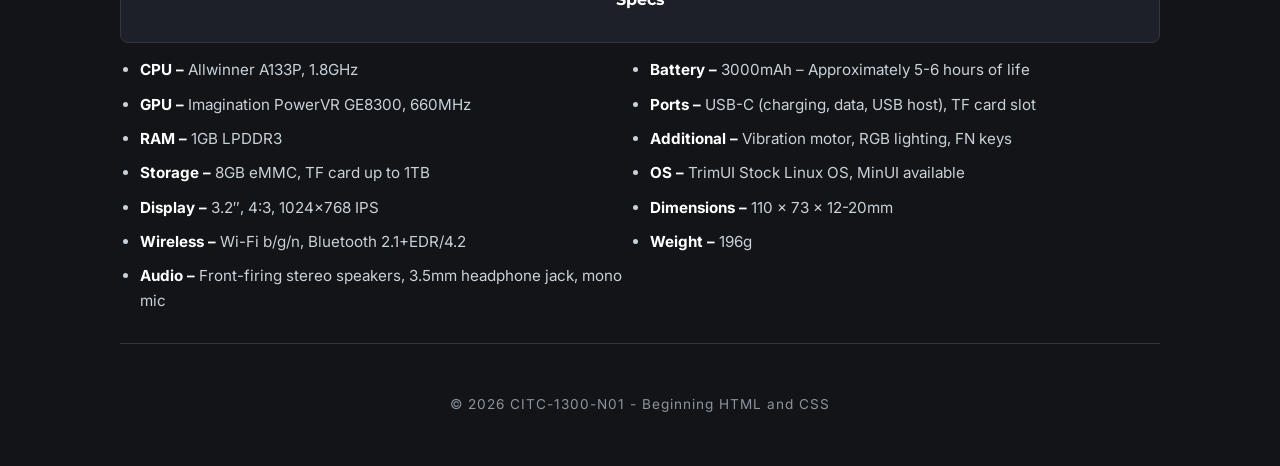
<file: responsive/hammer.html>
<!DOCTYPE html>
<html lang="en">

<head>
    <meta charset="UTF-8">
    <meta name="viewport" content="width=device-width, initial-scale=1.0">
    <title>Devices Galore | Advanced CSS</title>
    <link rel="stylesheet" href="css/styles.css">
</head>

<body>
    <div id="container1">
        <div id="container2">
            <header>
                <h1>TrimUi Brick Hammer</h1>
                <h2>Same but Better</h2>
            </header>
    </div>

     <nav>
        <ul>
            <li><a href="brick.html">Brick</a></li>
            <li><a href="hammer.html" class="hammerclicked">Hammer</a></li>
            <li><a href="steamdeck.html">SteamDeck</a></li>
            <li><a href="history.html">History of Handhelds</a></li>
        </ul>
     </nav>

     <hr>

     <main>

        <h3>What's New?</h3>

        <p>The Trimui Brick has always been a popular handheld, even with that bizarre name.
         It’s a nicely made device, and has decent power at a really good price.
         And to top it off the screen is absolutely brilliant, especially at this price point!
         Now we have the upgraded Trimui Brick Hammer, and to get this out of the way straight away, it’s basically the same as it’s sibling except for five new stunning colors including black, dark grey, silver, green and rose gold, and its now made with a full metal chassis.
         Quite simply if you liked the Trimui Brick, and don’t mind paying for the metal shell, then this handheld is highly recommended.
        </p>

        <img src="images/BrickHammerColors.jpg" alt="HammerColors">

        <p>The Trimui Brick Hammer weighs 196g, compared to 157g for the previous version. However you won’t really notice a big difference.
         The only real difference between the Trimui Brick Hammer and the original, is it’s now made of metal which gives it a more premium feel.
         The rear is slightly different regarding where they have the name placed, and that’s about it.
         The Trimui Brick Hammer is a great little handheld. It feels even better in the hand with the full metal casing than its sibling and the image quality is fantastic.
         It plays everything up to PS1 and small enough to slip into your pocket.
         Currently priced at $124.99 which includes a 128GB SD card, it’s a great purchase.
        </p>

        <div id="container4">
            <h4>Specs</h4>
        </div>

        <ul>
            <li><strong>CPU –</strong> Allwinner A133P, 1.8GHz</li>
            <li><strong>GPU –</strong> Imagination PowerVR GE8300, 660MHz</li>
            <li><strong>RAM –</strong> 1GB LPDDR3</li>
            <li><strong>Storage –</strong> 8GB eMMC, TF card up to 1TB</li>
            <li><strong>Display –</strong> 3.2″, 4:3, 1024×768 IPS</li>
            <li><strong>Wireless –</strong> Wi-Fi b/g/n, Bluetooth 2.1+EDR/4.2</li>
            <li><strong>Audio –</strong> Front-firing stereo speakers, 3.5mm headphone jack, mono mic</li>
            <li><strong>Battery –</strong> 3000mAh – Approximately 5-6 hours of life</li>
            <li><strong>Ports –</strong> USB-C (charging, data, USB host), TF card slot</li>
            <li><strong>Additional –</strong> Vibration motor, RGB lighting, FN keys</li>
            <li><strong>OS –</strong> TrimUI Stock Linux OS, MinUI available</li>
            <li><strong>Dimensions –</strong> 110 x 73 x 12-20mm</li>
            <li><strong>Weight –</strong> 196g</li>
        </ul>

        <hr>

     </main>

        <footer>&copy; 2026 CITC-1300-N01 - Beginning HTML and CSS</footer>
    </div>
</body>

</html>
</file>
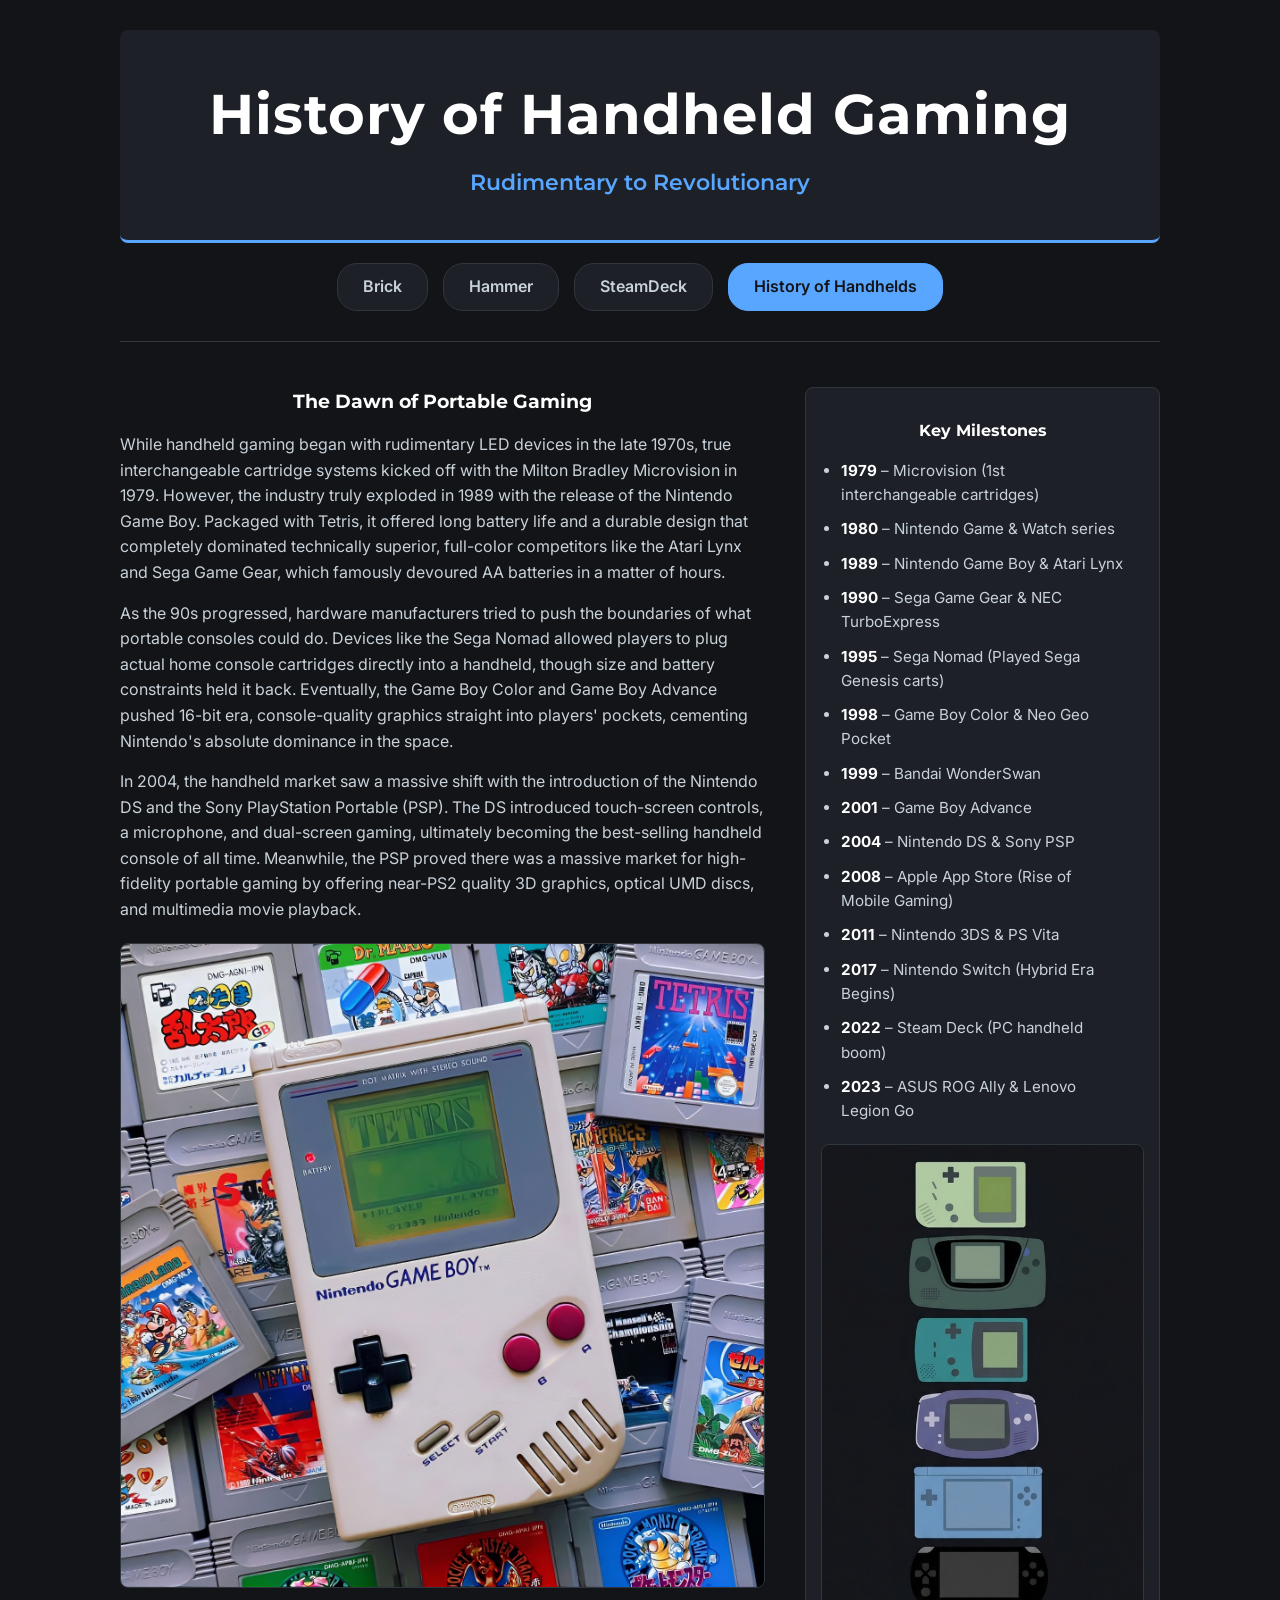
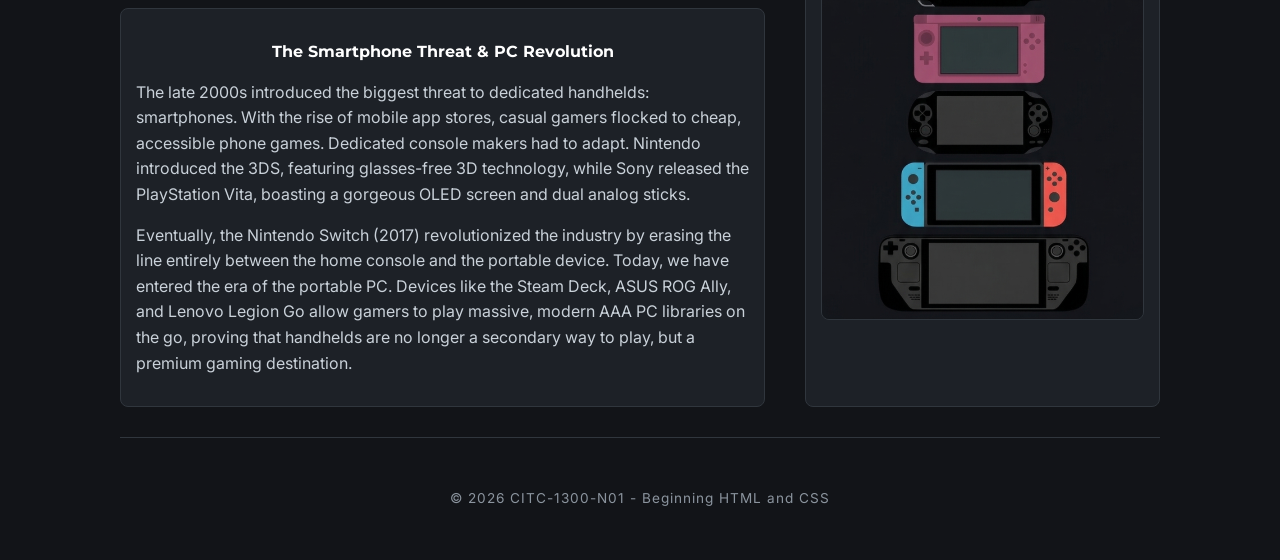
<file: responsive/history.html>
<!DOCTYPE html>
<html lang="en">

<head>
    <meta charset="UTF-8">
    <meta name="viewport" content="width=device-width, initial-scale=1.0">
    <title>Devices Galore | History</title>
    <link rel="stylesheet" href="css/styles.css">
</head>

<body>
<div id="container1">

    <header>
        <h1>History of Handheld Gaming</h1>
        <h2>Rudimentary to Revolutionary</h2>
    </header>

    <nav>
        <ul>
            <li><a href="brick.html">Brick</a></li>
            <li><a href="hammer.html">Hammer</a></li>
            <li><a href="steamdeck.html">SteamDeck</a></li>
            <li><a href="history.html" class="historyclicked">History of Handhelds</a></li>
        </ul>
    </nav>

    <hr>

    <main class="steam_deck">

        <section>
            <h3>The Dawn of Portable Gaming</h3>

            <p>
                While handheld gaming began with rudimentary LED devices in the late 1970s, true interchangeable cartridge systems kicked off with the Milton Bradley Microvision in 1979. However, the industry truly exploded in 1989 with the release of the Nintendo Game Boy. Packaged with Tetris, it offered long battery life and a durable design that completely dominated technically superior, full-color competitors like the Atari Lynx and Sega Game Gear, which famously devoured AA batteries in a matter of hours.
            </p>

            <p>
                As the 90s progressed, hardware manufacturers tried to push the boundaries of what portable consoles could do. Devices like the Sega Nomad allowed players to plug actual home console cartridges directly into a handheld, though size and battery constraints held it back. Eventually, the Game Boy Color and Game Boy Advance pushed 16-bit era, console-quality graphics straight into players' pockets, cementing Nintendo's absolute dominance in the space.
            </p>

            <p>
                In 2004, the handheld market saw a massive shift with the introduction of the Nintendo DS and the Sony PlayStation Portable (PSP). The DS introduced touch-screen controls, a microphone, and dual-screen gaming, ultimately becoming the best-selling handheld console of all time. Meanwhile, the PSP proved there was a massive market for high-fidelity portable gaming by offering near-PS2 quality 3D graphics, optical UMD discs, and multimedia movie playback.
            </p>

            <img src="images/gameboy.jpg" alt="Game Boy">

            <div id="container3">
                <h4>The Smartphone Threat & PC Revolution</h4>

                <p>
                    The late 2000s introduced the biggest threat to dedicated handhelds: smartphones. With the rise of mobile app stores, casual gamers flocked to cheap, accessible phone games. Dedicated console makers had to adapt. Nintendo introduced the 3DS, featuring glasses-free 3D technology, while Sony released the PlayStation Vita, boasting a gorgeous OLED screen and dual analog sticks. 
                </p>

                <p>
                    Eventually, the Nintendo Switch (2017) revolutionized the industry by erasing the line entirely between the home console and the portable device. Today, we have entered the era of the portable PC. Devices like the Steam Deck, ASUS ROG Ally, and Lenovo Legion Go allow gamers to play massive, modern AAA PC libraries on the go, proving that handhelds are no longer a secondary way to play, but a premium gaming destination.
                </p>
            </div>

        </section>

        <aside>
            <h4>Key Milestones</h4>

            <ul>
                <li><strong>1979</strong> – Microvision (1st interchangeable cartridges)</li>
                <li><strong>1980</strong> – Nintendo Game & Watch series</li>
                <li><strong>1989</strong> – Nintendo Game Boy & Atari Lynx</li>
                <li><strong>1990</strong> – Sega Game Gear & NEC TurboExpress</li>
                <li><strong>1995</strong> – Sega Nomad (Played Sega Genesis carts)</li>
                <li><strong>1998</strong> – Game Boy Color & Neo Geo Pocket</li>
                <li><strong>1999</strong> – Bandai WonderSwan</li>
                <li><strong>2001</strong> – Game Boy Advance</li>
                <li><strong>2004</strong> – Nintendo DS & Sony PSP</li>
                <li><strong>2008</strong> – Apple App Store (Rise of Mobile Gaming)</li>
                <li><strong>2011</strong> – Nintendo 3DS & PS Vita</li>
                <li><strong>2017</strong> – Nintendo Switch (Hybrid Era Begins)</li>
                <li><strong>2022</strong> – Steam Deck (PC handheld boom)</li>
                <li><strong>2023</strong> – ASUS ROG Ally & Lenovo Legion Go</li>
            </ul>

            <img class="featured-image" src="images/handhelds_edited.jpg" alt="Handheld Evolution">
        </aside>

    </main>

    <hr>

    <footer>&copy; 2026 CITC-1300-N01 - Beginning HTML and CSS</footer>

</div>
</body>

</html>
</file>
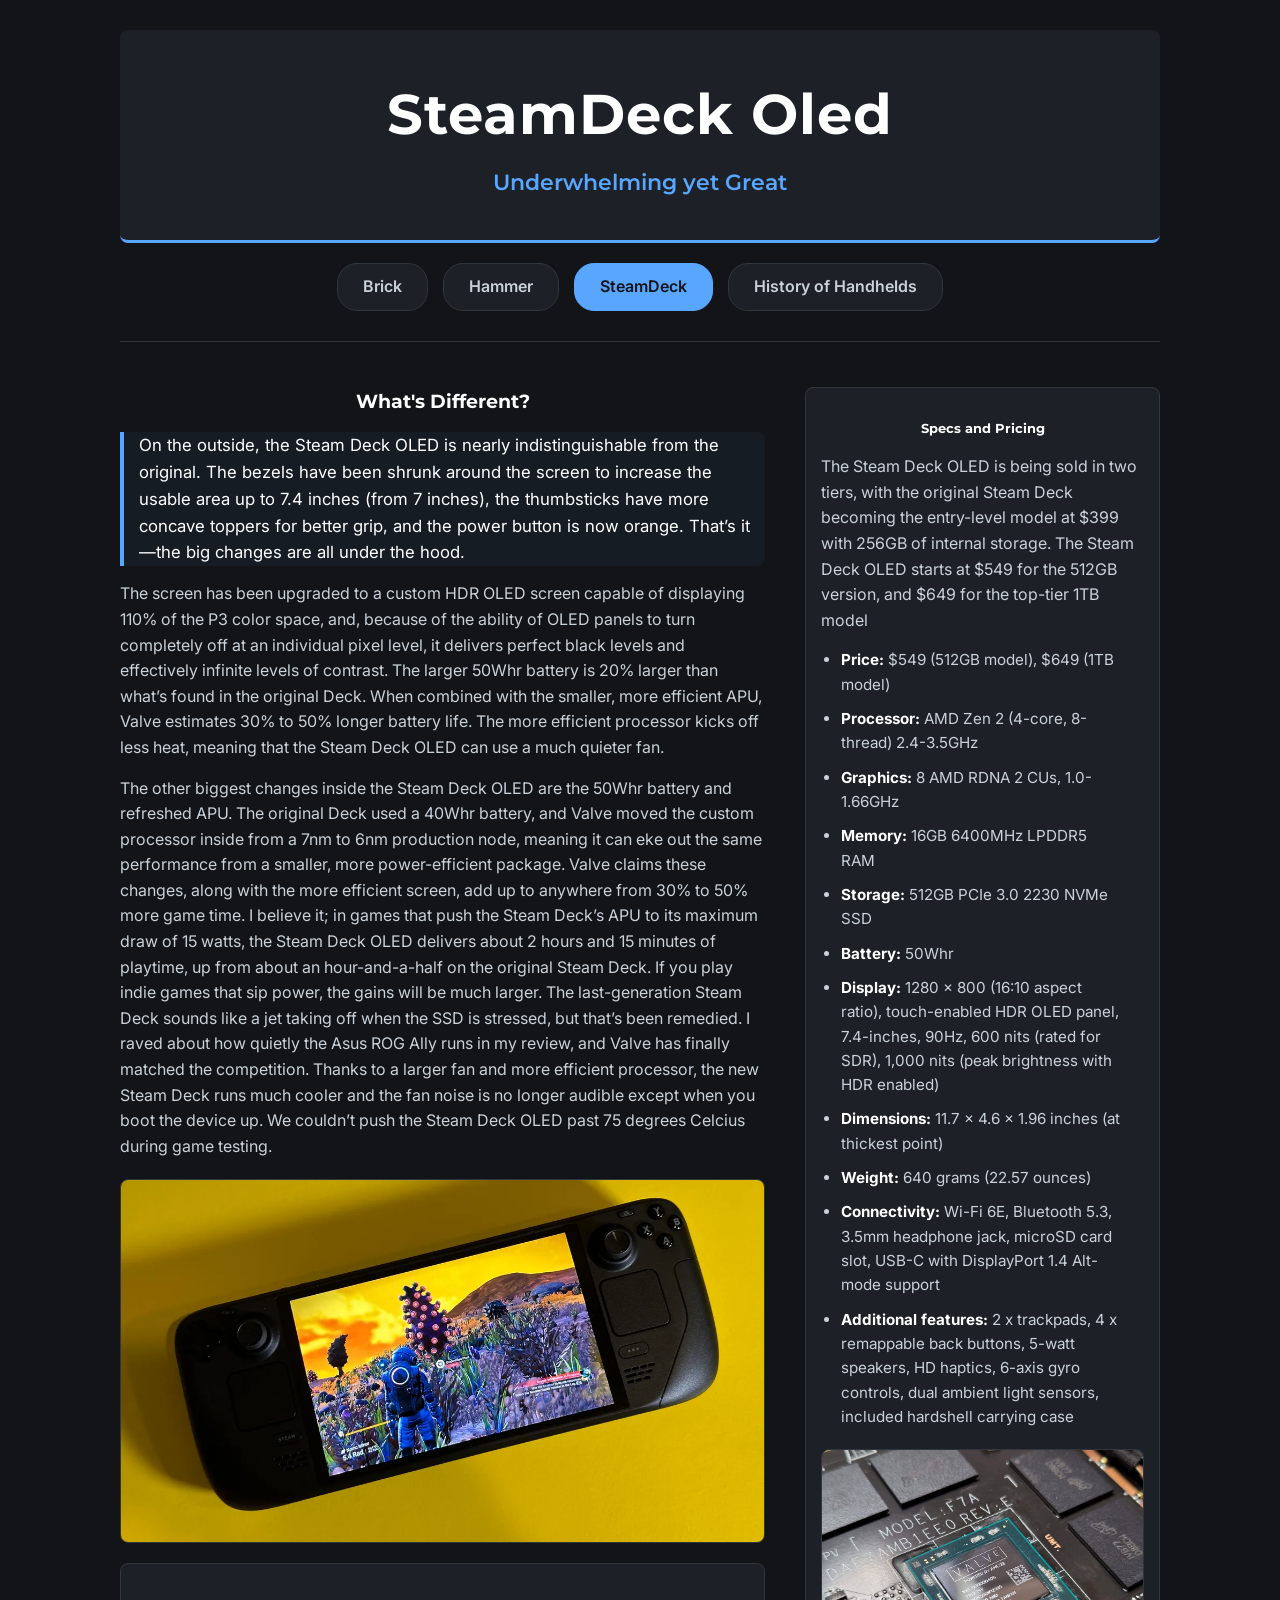
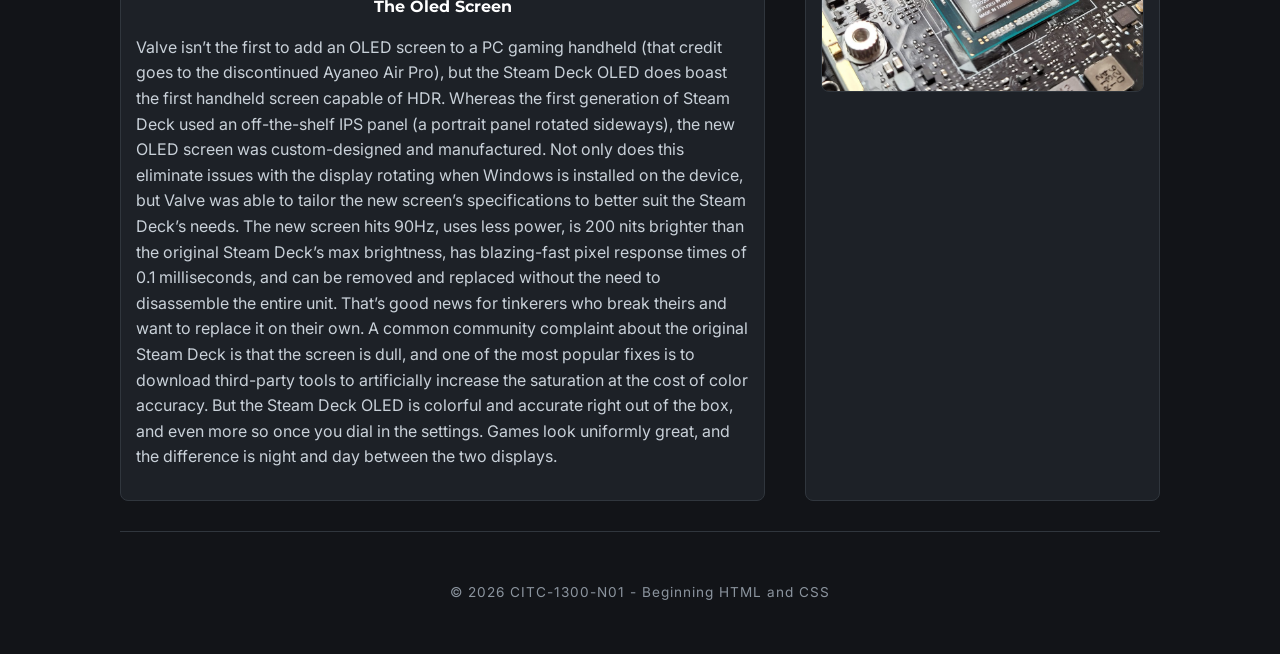
<file: responsive/steamdeck.html>
<!DOCTYPE html>
<html lang="en">

<head>
    <meta charset="UTF-8">
    <meta name="viewport" content="width=device-width, initial-scale=1.0">
    <title>Devices Galore | Advanced CSS</title>
    <link rel="stylesheet" href="css/styles.css">
</head>

<body>
    <div id="container1">
        <div id="container2">
            <header>
                <h1>SteamDeck Oled</h1>
                <h2>Underwhelming yet Great</h2>
            </header>
        </div>

        <nav>
            <ul>
                <li><a href="brick.html">Brick</a></li>
                <li><a href="hammer.html">Hammer</a></li>
                <li><a href="steamdeck.html" class="steamdeckclicked">SteamDeck</a></li>
                <li><a href="history.html">History of Handhelds</a></li>
            </ul>
        </nav>

        <hr>

        <main class="steam_deck">
        
            <section>

                <h3>What's Different?</h3>

                <p class="highlight">
                    On the outside, the Steam Deck OLED is nearly indistinguishable from the original.
                    The bezels have been shrunk around the screen to increase the usable area up to 7.4 inches (from 7 inches),
                    the thumbsticks have more concave toppers for better grip, and the power button is now orange.
                    That’s it—the big changes are all under the hood.
                </p>

                <p>
                    The screen has been upgraded to a custom HDR OLED screen capable of displaying 110% of the P3 color space,
                    and, because of the ability of OLED panels to turn completely off at an individual pixel level,
                    it delivers perfect black levels and effectively infinite levels of contrast.

                    The larger 50Whr battery is 20% larger than what’s found in the original Deck.
                    When combined with the smaller, more efficient APU, Valve estimates 30% to 50% longer battery life.
                    The more efficient processor kicks off less heat, meaning that the Steam Deck OLED can use a much quieter fan.
                </p>

                <p>The other biggest changes inside the Steam Deck OLED are the 50Whr battery and refreshed APU.
                   The original Deck used a 40Whr battery, and Valve moved the custom processor inside from a 7nm to 6nm production node, meaning it can eke out the same performance from a smaller, more power-efficient package.
                   Valve claims these changes, along with the more efficient screen, add up to anywhere from 30% to 50% more game time.
                   I believe it; in games that push the Steam Deck’s APU to its maximum draw of 15 watts, the Steam Deck OLED delivers about 2 hours and 15 minutes of playtime, up from about an hour-and-a-half on the original Steam Deck.
                   If you play indie games that sip power, the gains will be much larger.
                   The last-generation Steam Deck sounds like a jet taking off when the SSD is stressed, but that’s been remedied.
                   I raved about how quietly the Asus ROG Ally runs in my review, and Valve has finally matched the competition.
                   Thanks to a larger fan and more efficient processor, the new Steam Deck runs much cooler and the fan noise is no longer audible except when you boot the device up.
                   We couldn’t push the Steam Deck OLED past 75 degrees Celcius during game testing.
                </p>

                <img class="featured-image" src="images/steamdeckoled.jpg" alt="SDoled">

                <div id="container3">
                    <h4>The Oled Screen</h4>

                    <p>
                        Valve isn’t the first to add an OLED screen to a PC gaming handheld (that credit goes to the discontinued Ayaneo Air Pro), but the Steam Deck OLED does boast the first handheld screen capable of HDR.
                        
                        Whereas the first generation of Steam Deck used an off-the-shelf IPS panel (a portrait panel rotated sideways), the new OLED screen was custom-designed and manufactured.
                        Not only does this eliminate issues with the display rotating when Windows is installed on the device, but Valve was able to tailor the new screen’s specifications to better suit the Steam Deck’s needs.
                    
                        The new screen hits 90Hz, uses less power, is 200 nits brighter than the original Steam Deck’s max brightness, has blazing-fast pixel response times of 0.1 milliseconds, and can be removed and replaced without the need to disassemble the entire unit.
                        That’s good news for tinkerers who break theirs and want to replace it on their own.
                    
                        A common community complaint about the original Steam Deck is that the screen is dull, and one of the most popular fixes is to download third-party tools to artificially increase the saturation at the cost of color accuracy.
                        But the Steam Deck OLED is colorful and accurate right out of the box, and even more so once you dial in the settings.
                    
                        Games look uniformly great, and the difference is night and day between the two displays.
                    </p>
                </div>

            </section>
        
            <aside>
                <h5>Specs and Pricing</h5>

                <p>The Steam Deck OLED is being sold in two tiers, with the original Steam Deck becoming the entry-level model at $399 with 256GB of internal storage.
                   The Steam Deck OLED starts at $549 for the 512GB version, and $649 for the top-tier 1TB model
                </p>

                <ul>
                    <li><strong>Price:</strong> $549 (512GB model), $649 (1TB model)</li>
                    <li><strong>Processor:</strong> AMD Zen 2 (4-core, 8-thread) 2.4-3.5GHz</li>
                    <li><strong>Graphics:</strong> 8 AMD RDNA 2 CUs, 1.0-1.66GHz</li>
                    <li><strong>Memory:</strong> 16GB 6400MHz LPDDR5 RAM</li>
                    <li><strong>Storage:</strong> 512GB PCIe 3.0 2230 NVMe SSD</li>
                    <li><strong>Battery:</strong> 50Whr</li>
                    <li><strong>Display:</strong> 1280 x 800 (16:10 aspect ratio), touch-enabled HDR OLED panel, 7.4-inches, 90Hz, 600 nits (rated for SDR), 1,000 nits (peak brightness with HDR enabled)</li>
                    <li><strong>Dimensions:</strong> 11.7 × 4.6 × 1.96 inches (at thickest point)</li>
                    <li><strong>Weight:</strong> 640 grams (22.57 ounces)</li>
                    <li><strong>Connectivity:</strong> Wi-Fi 6E, Bluetooth 5.3, 3.5mm headphone jack, microSD card slot, USB-C with DisplayPort 1.4 Alt-mode support</li>
                    <li><strong>Additional features:</strong> 2 x trackpads, 4 x remappable back buttons, 5-watt speakers, HD haptics, 6-axis gyro controls, dual ambient light sensors, included hardshell carrying case</li>
                </ul>
                <img class="featured-image" src="images/sdinternals.jpg" alt="SD">
            </aside>

        </main>

        <hr>

        <footer>&copy; 2026 CITC-1300-N01 - Beginning HTML and CSS</footer>
    </div>
</body>

</html>
</file>
<file: html5_css/css/styles.css>
body {
    background-color: rgb(35, 54, 95);
}

body {
     color:ghostwhite;
}

a {
    color:cornflowerblue;
}

img {
    display:block;
    margin: 20px auto;
    width: 650px;
}

hr {
    height: 2px;
    background-color:black;
    border-color: black;
}

#container1 {
    margin: 20px auto;
    border: 2px solid;
    border-radius: 20px;
    padding: 10px;
}

#container2 {
    background-color:ghostwhite;
    color: black;
    width: auto;
    margin: 1px auto;
    border: 5px solid;
    border-radius: 15px; 
}

header h1,
header h2 {
    text-align: center;
}

#container3 {
    background-color:ghostwhite;
    color: black;
    width: auto;
    margin: 1px auto;
    border: 3px solid;
    border-radius: 15px; 
}
</file>
<file: advanced_css/css/styles.css>
* {
    margin: 0;
    padding: 0;
    box-sizing: border-box;
}

body {
    background-color: #0b1a2b;
    color: #c7d5e0;
    font-family: Arial, Helvetica, sans-serif;
    line-height: 1.6;
}

#container1 {
    max-width: 1000px;
    margin: auto;
    padding: 20px;
}

header {
    text-align: center;
    padding: 20px 5px;
}

header h1 {
    font-size: 3em;
    margin-bottom: 10px;
}

header h2 {
    font-size: 1.5em;
    font-weight: bold;
    color: #66c0f4;
}

nav {
    text-align: center;
    margin: 20px 0;
}

nav ul {
    list-style: none;
    display: flex;
    justify-content: center;
    gap: 20px;
    padding: 0;
}

nav li {
    margin: 0 15px;
}

nav a {
    display: inline-block;
    padding: 10px 20px;
    background-color: #1b2838;
    color: #c7d5e0;
    text-decoration: none;
    border-radius: 30px;
    border: 1px solid #2a475e;
    font-weight: bold;
    transition: all 0.3s ease;
}

nav a:hover {
    background-color: #85bddd;
    color: #0b1a2b;
    border-color: #66c0f4;
}

.brickclicked,
.hammerclicked,
.steamdeckclicked {
    border-color: #000000;
    background-color: #ffffff;
    color: #000000;
}

main {
    margin-top: 20px;
}

.steam_deck {
    margin-top: 20px;
    display: flex;
    gap: 20px;
}

section {
    flex: 3;
}

aside {
    flex: 1;
    background-color: #16202d;
    padding: 15px;
    border-radius: 10px;
    box-shadow: 2px 2px 5px #465a6b;
}

h3,
h4,
h5 {
    text-align: center;
    margin-top: 15px;
    margin-bottom: 15px;
    color: #ffffff;
}

p {
    margin-bottom: 20px;
    text-indent: 2em;
}

img {
    display: block;
    margin: 30px auto;
    max-width: 100%;
    border-radius: 30px;
}

#container3 {
    background-color: #1f293a;
    padding: 20px;
    border-radius: 30px;
    margin-top: 30px;
}

#container4 {
    background-color: #1f293a;
    padding: 3px;
    border-radius: 30px;
    margin-top: 10px;
}

ul {
    margin-top: 15px;
    margin-left: 20px;
}

ul li {
    margin-bottom: 10px;
}

hr {
    margin: 40px 0;
    border: 1px solid #2a475e;
}

footer {
    text-align: center;
    padding: 20px;
    margin-top: 40px;
    color: #8f98a0;
    font-size: 0.9em;
}
</file>
<file: FINAL_PROJECT/styles/styles.css>
@import url('https://fonts.googleapis.com/css2?family=Inter:wght@300;400;600&family=Montserrat:wght@700;800&display=swap');

:root {
    --bg-color: #121418;
    --accent-blue: #58a6ff;
    --text-main: #f5f5f7;
    --text-dim: #86868b;
    --glass: rgba(18, 20, 24, 0.8);
}

* {
    margin: 0;
    padding: 0;
    box-sizing: border-box;
}

html {
    scroll-behavior: smooth;
}

body {
    background-color: var(--bg-color);
    color: var(--text-main);
    font-family: 'Inter', sans-serif;
    line-height: 1.6;
    overflow-x: hidden;
}

/* --- Navigation --- */
nav {
    position: sticky;
    top: 0;
    width: 100%;
    height: 60px;
    padding: 25px 0;
    background: var(--glass);
    backdrop-filter: blur(20px);
    -webkit-backdrop-filter: blur(20px);
    display: flex;
    align-items: center;
    justify-content: center;
    z-index: 1000;
    border-bottom: 1px solid rgba(255, 255, 255, 0.1);
}

nav ul {
    display: flex;
    max-width: 1200px;
    list-style: none;
    justify-content: center;
    gap: 50px;
    padding: 0;
    margin: 0 auto;
}

nav a {
    text-decoration: none;
    color: var(--text-main);
    font-size: 0.85rem;
    opacity: 0.8;
    transition: 0.3s;
}

nav a:hover {
    opacity: 1;
    color: var(--accent-blue);
}

/* Styling for the link of the page the user is currently on */
nav ul li a.active {
    color: #60a5fa;
    font-weight: 700;
    position: relative;
    text-shadow: 0 0 15px rgba(96, 165, 250, 0.4);
}

/* small glowing dot */
nav ul li a.active::after {
    content: '';
    position: absolute;
    bottom: -8px;
    left: 50%;
    transform: translateX(-50%);
    width: 5px;
    height: 5px;
    background-color: #60a5fa;
    border-radius: 50%;
    box-shadow: 0 0 10px #60a5fa;
}

nav ul li a:hover {
    color: #ffffff;
    opacity: 1;
    transform: translateY(-2px);
}

nav ul li a {
    text-decoration: none;
    color: rgba(255, 255, 255, 0.6);
    transition: 0.3s ease;
    font-size: 1.1rem;
    font-weight: 500;
    letter-spacing: 1px;
    padding: 5px 15px;
}

/* Responsive adjustments for phones */
@media (max-width: 768px) {
    nav {
        padding: 15px 0 25px 0;
        height: auto;
    }

    nav ul {
        gap: 10px 5px;
        flex-wrap: wrap; 
        justify-content: center;
        padding: 0px 10px;
        display: grid;
        grid-template-columns: repeat(3, 1fr);
        display: flex;
    }

    nav ul li a {
        font-size: 0.85rem;
        padding: 5px;
        display: block;
        white-space: nowrap;
    }

    nav ul li a.active::after {
        content: '';
        position: absolute;
        bottom: -8px;
        left: 50%;
        transform: translateX(-50%);
        width: 4px;
        height: 4px;
        background-color: #60a5fa;
        border-radius: 50%;
        box-shadow: 0 0 8px #60a5fa;
    }
}

/* --- Hero Section --- */
.hero {
    min-height: 80vh;
    display: flex;
    flex-direction: column;
    justify-content: center;
    align-items: center;
    text-align: center;
    padding: 60px 20px;
}

h1 {
    font-family: 'Montserrat', sans-serif;
    font-size: 4.5rem;
    letter-spacing: -2px;
    margin-bottom: 10px;
    background: linear-gradient(#ffffff, #a1a1a6);
    background-clip: text;
    -webkit-background-clip: text;
    -webkit-text-fill-color: transparent;
    color: #ffffff; /* Fallback */
}

.hero p {
    font-size: 1.2rem;
    color: var(--text-dim);
    max-width: 600px;
    margin: 0 auto;
}

img {
    width: 70%;           
    max-width: 1000px;    
    height: auto;
    display: block;
    margin: 40px auto;
    border-radius: 28px; 
    border: 1px solid rgba(255, 255, 255, 0.1);
    box-shadow: 0 40px 100px rgba(0, 0, 0, 0.6); 
}

/* --- Layout Containers --- */
.container {
    max-width: 1200px;
    margin: 0 auto;
    padding: 80px 20px;
}

.grid-2 {
    display: grid;
    grid-template-columns: 1fr 1fr;
    gap: 40px;
    align-items: center;
}

.grid-3 {
    display: grid;
    grid-template-columns: repeat(3, 1fr);
    gap: 20px;
}

/* --- Cards --- */
.card {
    background: #1d2127;
    padding: 40px;
    border-radius: 24px;
    border: 1px solid rgba(255, 255, 255, 0.05);
    transition: transform 0.3s ease;
}

.card:hover {
    transform: translateY(-8px);
}

/* --- Mobile Fixes --- */
@media (max-width: 768px) {
    h1 { font-size: 2.8rem; }
    img { width: 90%; }
    .grid-2, .grid-3 { grid-template-columns: 1fr; }
    nav ul { gap: 15px; }
}
/* Glassmorphism Card Style */
.static-card {
    background: linear-gradient(165deg, rgba(255,255,255,0.06) 0%, rgba(255,255,255,0.01) 100%);
    padding: 40px;
    border-radius: 32px;
    border: 1px solid rgba(255,255,255,0.08);
    box-shadow: 
        0 25px 50px -12px rgba(0, 0, 0, 0.5),
        inset 0 1px 1px rgba(255,255,255,0.1);
    height: 100%;
    backdrop-filter: blur(10px);
    -webkit-backdrop-filter: blur(10px);
}

.static-card h3, .static-card h4 {
    margin-bottom: 15px;
    color: #fff;
    font-size: 1.25rem;
    letter-spacing: -0.02em;
}

.static-card p {
    font-size: 0.95rem;
    color: var(--text-dim);
    line-height: 1.7;
}

.hardware-img {
    filter: drop-shadow(0 10px 30px rgba(0,0,0,0.5));
    border-radius: 24px;
    width: 80%;
}

.reveal {
    opacity: 0;
    transform: translateY(30px);
    transition: all 0.8s ease-out;
}

.reveal.active {
    opacity: 1;
    transform: translateY(0);
}

.grid-3 {
    display: grid;
    grid-template-columns: repeat(auto-fit, minmax(300px, 1fr));
    gap: 30px;
    margin-top: 40px;
    align-items: stretch;
}

.container {
    max-width: 1200px;
    margin: 0 auto;
    padding: 0 20px;
}

.static-card {
    display: flex;
    flex-direction: column;
    padding: 40px;
}

.hardware-img {
    max-width: 100%;
    height: auto;
    display: block;
    margin: 0 auto 20px auto;
    filter: drop-shadow(0 10px 20px rgba(0,0,0,0.5));
}

.static-card h3, .static-card h4 {
    margin-top: 10px;
    position: relative;
    z-index: 2;
}

/* Container at the bottom right */
.audio-interface {
    position: fixed;
    bottom: 30px;
    right: 30px;
    z-index: 9999;
}

.vinyl-container {
    display: flex;
    align-items: center;
    gap: 20px;
    background: rgba(255, 255, 255, 0.05);
    padding: 12px 20px;
    border-radius: 60px;
    backdrop-filter: blur(15px);
    border: 1px solid rgba(255, 255, 255, 0.1);
    box-shadow: 0 10px 25px rgba(0, 0, 0, 0.4);
}

/* Vinyl Record styling */
.vinyl {
    width: 60px;
    height: 60px;
    border-radius: 50%;
    background: radial-gradient(circle, #1a1a1a 30%, #000 100%);
    display: flex;
    align-items: center;
    justify-content: center;
    animation: spin 3s linear infinite;
    animation-play-state: paused;
    box-shadow: 0 4px 10px rgba(0,0,0,0.4);
    backface-visibility: hidden;
    -webkit-font-smoothing: subpixel-antialiased;
    will-change: transform; 
}

.vinyl::after {
    content: "";
    position: absolute;
    width: 50px;
    height: 50px;
    border-radius: 50%;
    border: 1px solid rgba(255, 255, 255, 0.05);
    pointer-events: none;
}

.album-art {
    width: 38px;
    height: 38px;
    border-radius: 50%;
    object-fit: cover;
}

/* slider and button */
.audio-controls-wrapper {
    display: flex;
    align-items: center;
    gap: 15px;
    padding: 10px;
}

#volumeSlider {
    width: 70px;
    height: 3px;
    accent-color: var(--accent-blue);
    cursor: pointer;
}

/* Rotation animation */
@keyframes spin {
    from { transform: rotate(0deg); }
    to { transform: rotate(360deg); }
}

/* Only spins when the class 'playing' is present */
.playing .vinyl {
    animation-play-state: running;
}

.sound-btn {
    background: rgba(255, 255, 255, 0.05); /* Very subtle glass look */
    backdrop-filter: blur(10px);
    border: 1px solid rgba(255, 255, 255, 0.1);
    border-radius: 50px;
    color: rgba(255, 255, 255, 0.9);
    padding: 12px 24px;
    font-size: 0.85rem;
    font-weight: 600;
    letter-spacing: 0.5px;
    text-transform: uppercase;
    display: flex;
    align-items: center;
    gap: 12px;
    transition: all 0.3s cubic-bezier(0.4, 0, 0.2, 1);
    cursor: pointer;
}

.sound-btn:hover {
    background: rgba(255, 255, 255, 0.1);
    transform: translateY(-2px);
}

.sound-btn span {
    font-size: 1.1rem;
    opacity: 0.8;
}

.static-card h2,
.static-card h3 {
    margin-bottom: 15px;
    color: #fff;
    font-size: 1.25rem;
    letter-spacing: -0.02em;
}

/* --- TABLET GRID FIX --- */
@media (max-width: 1024px) {
    .grid-2 {
        grid-template-columns: 1fr;
        gap: 40px;
    }

    .grid-3 {
        grid-template-columns: repeat(2, 1fr);
    }

    .grid-3 .static-card:nth-child(3) {
        grid-column: span 2;
    }

    /* Ensure images don't get squished */
    .hardware-img, .hero img {
        width: 100% !important;
        max-width: 600px;
        height: auto;
        margin: 0 auto;
    }
}

/* --- MOBILE GRID FIX --- */
@media (max-width: 768px) {
    .grid-3 {
        grid-template-columns: 1fr;
    }
    .grid-3 .static-card:nth-child(3) {
        grid-column: span 1;
    }
}

/* --- HAMBURGER MENU CSS --- */
#menu-toggle { display: none; }

.hamburger {
    display: none;
    flex-direction: column;
    gap: 4px;
    cursor: pointer;
    z-index: 1100;
    position: absolute; 
    right: 20px;
}

.hamburger span {
    width: 22px;
    height: 2px;
    background: #fff;
    border-radius: 2px;
    transition: 0.3s;
}

/* --- THE CLOSE-OUT OVERLAY --- */
.menu-overlay {
    position: fixed;
    top: 0;
    left: 0;
    width: 100%;
    height: 100vh;
    background: rgba(0, 0, 0, 0.4);
    z-index: 900;
    opacity: 0;
    visibility: hidden;
    transition: 0.3s;
}

#menu-toggle:checked ~ .menu-overlay {
    opacity: 1;
    visibility: visible;
}

@media (max-width: 768px) {
    .hamburger { display: flex; }

    .nav-menu {
        position: fixed;
        top: 0;
        left: -100%;
        width: 70%;
        height: 100vh;
        background: #121418;
        flex-direction: column;
        justify-content: center;
        align-items: center;
        transition: 0.4s cubic-bezier(0.4, 0, 0.2, 1);
        z-index: 1000;
        box-shadow: 10px 0 50px rgba(0,0,0,0.5);
    }

    /* Slide menu in when clicked */
    #menu-toggle:checked ~ .nav-menu {
        left: 0;
    }

    /* Transform lines into an 'X' */
    #menu-toggle:checked ~ .hamburger span:nth-child(1) { transform: translateY(8px) rotate(45deg); }
    #menu-toggle:checked ~ .hamburger span:nth-child(2) { opacity: 0; }
    #menu-toggle:checked ~ .hamburger span:nth-child(3) { transform: translateY(-8px) rotate(-45deg); }
}

/* --- FIX: Small Hero Banner on Tablets --- */
@media (min-width: 769px) and (max-width: 1024px) {
    .hero img {
        width: 95% !important;
        max-width: 900px;
        margin: 30px auto;
    }
}

/* --- FIX: Large Music Pill on Phones --- */
@media (max-width: 600px) {
    .audio-interface {
        transform: scale(0.75);
        transform-origin: bottom right;
        bottom: 10px;
        right: 10px;
    }

    /* Tighter spacing inside the pill for mobile */
    .vinyl-container {
        gap: 12px;
        padding: 8px 15px;
    }
}

@media (max-width: 1024px) {
    /* 1. Force the side-by-side layout to stack vertically */
    .grid-2 {
        display: flex;
        flex-direction: column !important;
        gap: 20px;
        text-align: center;
        padding-bottom: 60px;
    }
 
    .grid-2 div:has(img) {
        order: -1; /* Moves the div containing the image to the top of the stack */
    }

    .hardware-img {
        width: 100% !important;
        max-width: 550px;
        margin: 0 auto;
        border-radius: 20px;
    }

    /* Center the list items for the specs */
    .grid-2 ul {
        display: inline-block;
        text-align: left;
        margin: 0 auto;
    }
}
</file>
<file: responsive/css/styles.css>
@import url('https://fonts.googleapis.com/css2?family=Inter:wght@400;600&family=Montserrat:wght@600;700&display=swap');

* {
    margin: 0;
    padding: 0;
    box-sizing: border-box;
}

/* BASE STYLES  */

body {
    background-color: #121418;
    color: #c9d1d9;
    font-family: 'Inter', Tahoma, Geneva, Verdana, sans-serif;
    line-height: 1.6;
}

#container1 {
    width: 100%;
    margin: auto;
    padding: 15px;
}

h1, h2, h3, h4, h5 {
    font-family: 'Montserrat', sans-serif;
    color: #ffffff; 
}

header {
    text-align: center;
    padding: 20px 10px;
    background-color: #1d2127;
    border-radius: 8px;
    border-bottom: 3px solid #58a6ff;
}

header h1 {
    font-size: 2em; 
    letter-spacing: 1px;
}

header h2 {
    font-size: 1.1em;
    color: #58a6ff;
    margin-top: 5px;
    font-weight: 600;
}

/* Mobile Navigation */
nav {
    margin: 20px 0;
}

nav ul {
    list-style: none;
    display: flex;
    flex-direction: column;
    gap: 10px;
}

nav a {
    text-decoration: none;
    display: block;
    text-align: center;
    padding: 12px 16px;
    background-color: #1d2127; 
    color: #c9d1d9;
    border-radius: 6px;
    border: 1px solid #30363d;
    font-weight: 600;
    font-size: 0.95em;
    transition: all 0.2s ease;
}

/* Hover & Active Page Indication */
nav a:hover, 
.brickclicked, 
.hammerclicked, 
.steamdeckclicked, 
.historyclicked {
    background-color: #58a6ff;
    color: #121418;
    border-color: #58a6ff;
}

/* Main Content Area */
main {
    margin-top: 15px;
}

.steam_deck, .history_page {
    display: flex;
    flex-direction: column;
    gap: 20px;
}

.highlight {
    font-size: 1.05em;
    color: #ffffff;
    border-left: 4px solid #58a6ff;
    padding-left: 15px;
    background-color: rgba(88, 166, 255, 0.05);
    border-radius: 0 8px 8px 0;
}

aside, #container3, #container4 {
    background-color: #1d2127;
    padding: 15px;
    margin-top: 15px;
    border-radius: 8px;
    border: 1px solid #30363d;
}

h3, h4, h5 {
    text-align: center;
    margin: 15px 0;
}

p {
    margin-bottom: 15px;
    font-size: 0.95em;
}

img {
    display: block;
    margin: 20px auto;
    max-width: 100%;
    height: auto;
    border-radius: 8px;
    border: 1px solid #30363d;
}

ul {
    margin: 15px 20px;
}

main ul li {
    list-style-type: disc;
    margin-bottom: 10px;
    font-size: 0.95em;
}

main ul li strong {
    color: #ffffff; 
}

hr {
    margin: 30px 0;
    border: none;
    height: 1px;
    background-color: #30363d;
}

footer {
    text-align: center;
    padding: 20px;
    margin-top: 20px;
    font-size: 0.85em;
    color: #8b949e; 
    letter-spacing: 1px;
}

/* TABLET STYLES */

@media (min-width: 600px) {
    header h1 {
        font-size: 2.8em;
    }

    .steam_deck {
        flex-direction: row;
        gap: 20px;
    }

    .steam_deck section {
        flex: 2;
    }
    
    .steam_deck aside {
        flex: 1;
    }

    main > ul {
        columns: 2;
        column-gap: 20px;
    }
}

/* DESKTOP STYLES */

@media (min-width: 900px) {
    #container1 {
        max-width: 1100px;
        padding: 30px;
    }

    header {
        padding: 40px 20px;
    }

    header h1 {
        font-size: 3.5em;
    }

    header h2 {
        font-size: 1.4em;
    }

    /* Desktop Navigation: Horizontal Pills */
    nav ul {
        flex-direction: row;
        justify-content: center;
        flex-wrap: wrap;
        gap: 15px;
    }

    nav a {
        display: inline-block;
        border-radius: 20px; 
        padding: 10px 25px;
        font-size: 1em;
    }

    aside, #container3, #container4 {
        transition: transform 0.2s ease, box-shadow 0.2s ease;
    }

    aside:hover, #container3:hover, #container4:hover {
        transform: translateY(-2px);
        box-shadow: 0 8px 20px rgba(0, 0, 0, 0.4);
    }

    p {
        font-size: 1em;
    }

    .steam_deck {
        gap: 40px;
    }
}
</file>
